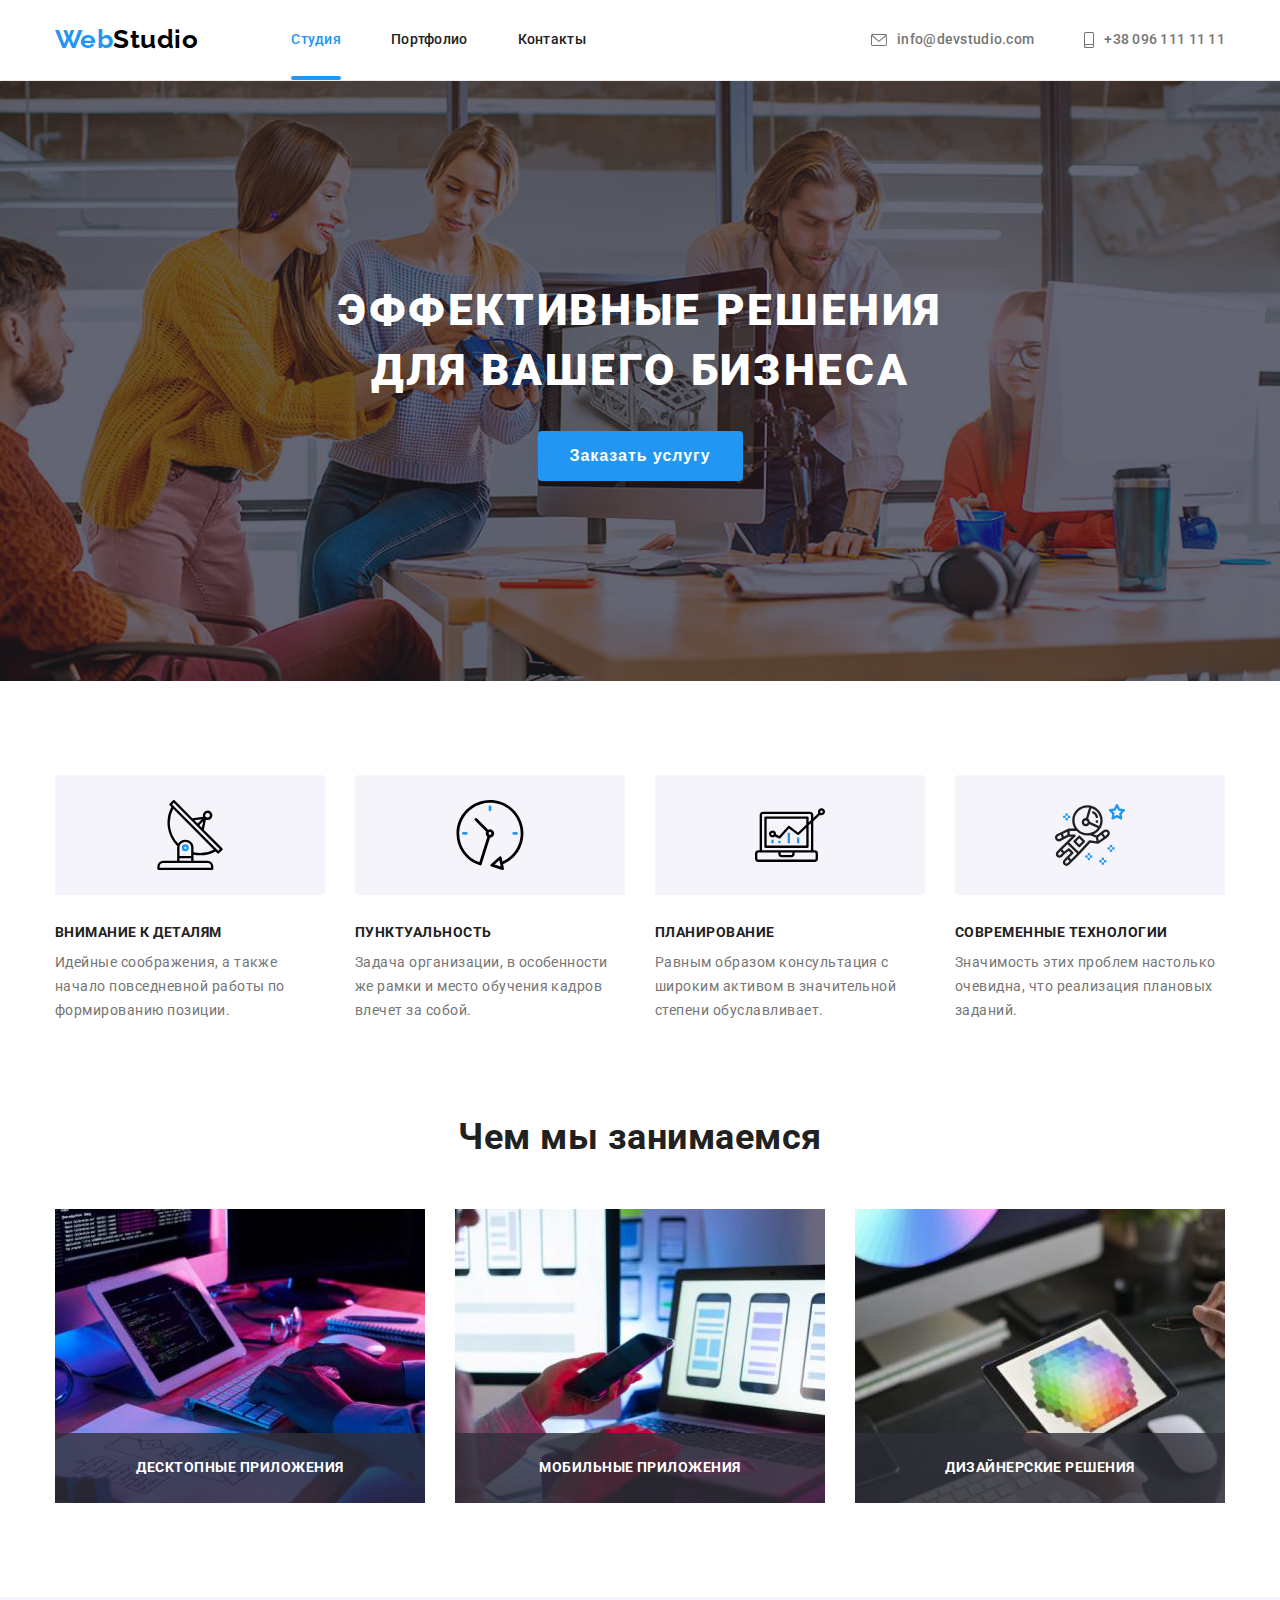
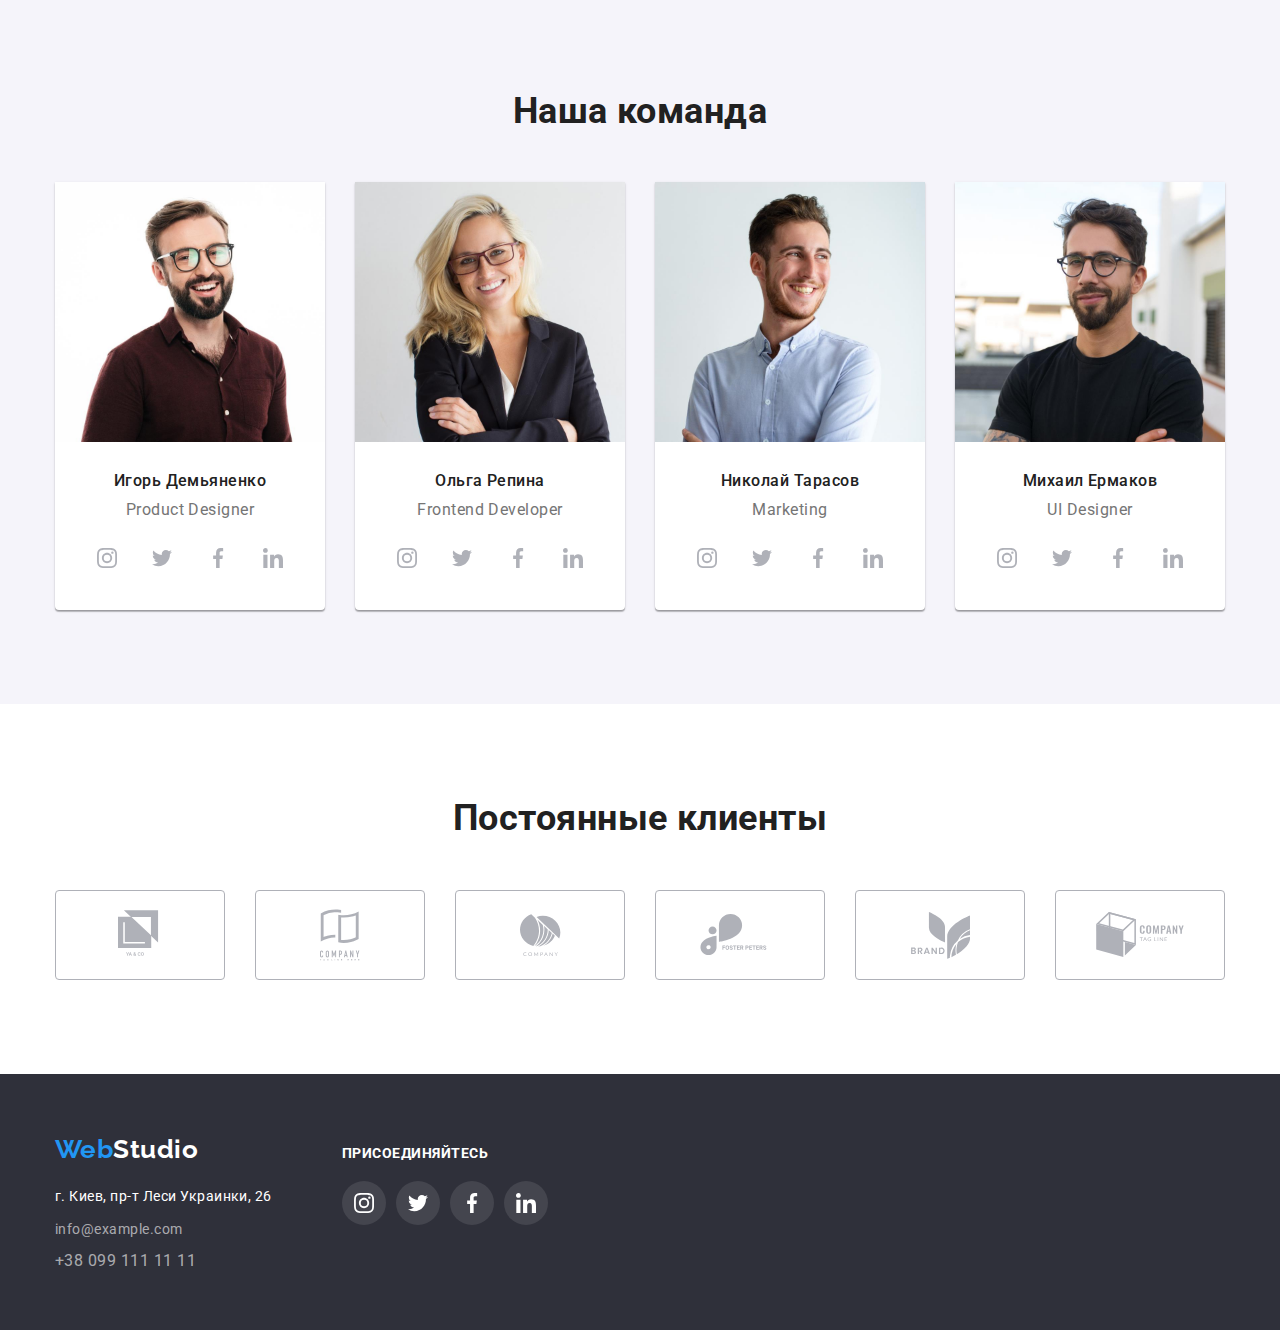
<file: index.html>
<!DOCTYPE html>
<html lang="ru">
  <head>
    <meta charset="UTF-8" />
    <meta http-equiv="X-UA-Compatible" content="IE=edge" />
    <meta name="viewport" content="width=device-width, initial-scale=1.0" />
    <title>Студия</title>
    <link rel="preconnect" href="https://fonts.gstatic.com" />
    <link
      href="https://fonts.googleapis.com/css2?family=Raleway:wght@700&family=Roboto:wght@400;500;700;900&display=swap"
      rel="stylesheet"
    />
    <link
      rel="stylesheet"
      href="https://cdnjs.cloudflare.com/ajax/libs/modern-normalize/1.0.0/modern-normalize.min.css"
      integrity="sha512-ISS7cAi1PEhQ8jnbJpJZMd29NlhNj4AWYyLOSp2CE/CsHxTCu+r+t0D2yoJudVrd0/8fTVPUVDzY5Tvli75u/g=="
      crossorigin="anonymous"
    />
    <link rel="stylesheet" href="./css/styles.css" />
  </head>
  <body>
    <header class="header">
      <div class="container">
        <nav class="navigation">
          <a class="logo link" href=""
            ><span class="logo-part">Web</span>Studio</a
          >
          <ul class="nav-list list">
            <li class="nav-item">
              <a class="nav-link link current" href="./index.html">Студия</a>
            </li>
            <li class="nav-item">
              <a class="nav-link link" href="./portfolio.html">Портфолио</a>
            </li>
            <li class="nav-item">
              <a class="nav-link link" href="">Контакты</a>
            </li>
          </ul>
        </nav>
        <ul class="header-contacts list">
          <li class="item">
            <a class="header-mail-link link" href="mailto:info@devstudio.com">
              <svg class="icon-envelope" width="16" height="12">
                <use href="./images/icons.svg#icon-envelope"></use>
              </svg>
              info@devstudio.com</a
            >
          </li>
          <li class="item">
            <a class="header-tel-link link" href="tel:+380961111111">
              <svg class="icon-smartphone" width="10" height="16">
                <use href="./images/icons.svg#icon-smartphone"></use>
              </svg>
              +38 096 111 11 11</a
            >
          </li>
        </ul>
      </div>
    </header>
    <main>
      <!-- HERO -->
      <section class="hero">
        <div class="overlay">
          <h1 class="hero-title">Эффективные решения для вашего бизнеса</h1>
          <button class="order-button" type="button" data-modal-open>
            Заказать услугу
          </button>
          <div class="backdrop is-hidden" data-modal>
            <div class="modal">
              <button type="button" class="close-button" data-modal-close>
                <svg class="icon-close-black-18dp-2-1" width="18" height="18">
                  <use
                    href="./images/icons.svg#icon-close-black-18dp-2-1"
                  ></use>
                </svg>
              </button>
            </div>
          </div>
        </div>
      </section>

      <!-- FEATURES -->
      <section class="feature-section">
        <div class="container">
          <h2 class="section-title visually-hidden">Особенности</h2>
          <ul class="feature-list list">
            <li class="feature-list-item icon-antenna">
              <div class="thumb">
                <svg class="icon-antenna" width="70px" height="70px">
                  <use href="./images/icons.svg#icon-antenna"></use>
                </svg>
              </div>
              <h3 class="feature-title">Внимание к деталям</h3>
              <p class="feature-description">
                Идейные соображения, а также начало повседневной работы по
                формированию позиции.
              </p>
            </li>
            <li class="feature-list-item icon-clock">
              <div class="thumb">
                <svg class="icon-clock" width="70px" height="70px">
                  <use href="./images/icons.svg#icon-clock"></use>
                </svg>
              </div>
              <h3 class="feature-title">Пунктуальность</h3>
              <p class="feature-description">
                Задача организации, в особенности же рамки и место обучения
                кадров влечет за собой.
              </p>
            </li>
            <li class="feature-list-item icon-diagram">
              <div class="thumb">
                <svg class="icon-diagram" width="70px" height="70px">
                  <use href="./images/icons.svg#icon-diagram"></use>
                </svg>
              </div>
              <h3 class="feature-title">Планирование</h3>
              <p class="feature-description">
                Равным образом консультация с широким активом в значительной
                степени обуславливает.
              </p>
            </li>
            <li class="feature-list-item icon-astronaut">
              <div class="thumb">
                <svg class="icon-clock" width="70px" height="70px">
                  <use href="./images/icons.svg#icon-astronaut"></use>
                </svg>
              </div>
              <h3 class="feature-title">Современные технологии</h3>
              <p class="feature-description">
                Значимость этих проблем настолько очевидна, что реализация
                плановых заданий.
              </p>
            </li>
          </ul>
        </div>
      </section>

      <!-- SERVICES -->
      <section class="services-section">
        <div class="container">
          <h2 class="section-title">Чем мы занимаемся</h2>
          <ul class="service-images list">
            <li class="service-item">
              <div class="service-thumb">
                <img
                  class="service-image"
                  src="./images/box_1.jpg"
                  alt="набор текста на клавиатуре перед монитором"
                  width="370"
                  height="294"
                />
                <p class="service-label">Десктопные приложения</p>
              </div>
            </li>
            <li class="service-item">
              <div class="service-thumb">
                <img
                  class="service-image"
                  src="./images/box_2.jpg"
                  alt="человек со смартфоном перед ноутбуком"
                  width="370"
                  height="294"
                />
                <p class="service-label">Мобильные приложения</p>
              </div>
            </li>
            <li class="service-item">
              <div class="service-thumb">
                <img
                  class="service-image"
                  src="./images/box_3.jpg"
                  alt="планшет с палитрой цветов на экране"
                  width="370"
                  height="294"
                />
                <p class="service-label">Дизайнерские решения</p>
              </div>
            </li>
          </ul>
        </div>
      </section>

      <!-- TEAM -->
      <section class="team-section">
        <div class="container">
          <h2 class="section-title">Наша команда</h2>
          <ul class="team-images list">
            <li class="team-item">
              <img
                src="./images/demyanenko.jpg"
                alt="Игорь Демьяненко"
                width="270"
                height="260"
              />
              <div class="name-card">
                <h3 class="team-member-name">Игорь Демьяненко</h3>
                <p lang="en" class="team-member-title">Product Designer</p>
                <ul class="social-list list">
                  <li class="social-list-item">
                    <a class="social-link link" href="">
                      <svg class="social-icon">
                        <use href="./images/icons.svg#icon-instagram-2"></use>
                      </svg>
                    </a>
                  </li>
                  <li>
                    <a class="social-link link" href="">
                      <svg class="social-icon">
                        <use href="./images/icons.svg#icon-twitter-1"></use>
                      </svg>
                    </a>
                  </li>
                  <li>
                    <a class="social-link link" href="">
                      <svg class="social-icon">
                        <use href="./images/icons.svg#icon-facebook-1"></use>
                      </svg>
                    </a>
                  </li>
                  <li>
                    <a class="social-link link" href="">
                      <svg class="social-icon">
                        <use href="./images/icons.svg#icon-linkedin-1"></use>
                      </svg>
                    </a>
                  </li>
                </ul>
              </div>
            </li>
            <li class="team-item">
              <img
                src="./images/repina.jpg"
                alt="Ольга Репина"
                width="270"
                height="260"
              />
              <div class="name-card">
                <h3 class="team-member-name">Ольга Репина</h3>
                <p lang="en" class="team-member-title">Frontend Developer</p>
                <ul class="social-list list">
                  <li class="social-list-item">
                    <a class="social-link link" href="">
                      <svg class="social-icon">
                        <use href="./images/icons.svg#icon-instagram-2"></use>
                      </svg>
                    </a>
                  </li>
                  <li>
                    <a class="social-link link" href="">
                      <svg class="social-icon">
                        <use href="./images/icons.svg#icon-twitter-1"></use>
                      </svg>
                    </a>
                  </li>
                  <li>
                    <a class="social-link link" href="">
                      <svg class="social-icon">
                        <use href="./images/icons.svg#icon-facebook-1"></use>
                      </svg>
                    </a>
                  </li>
                  <li>
                    <a class="social-link link" href="">
                      <svg class="social-icon">
                        <use href="./images/icons.svg#icon-linkedin-1"></use>
                      </svg>
                    </a>
                  </li>
                </ul>
              </div>
            </li>
            <li class="team-item">
              <img
                src="./images/tarasov.jpg"
                alt="Николай Тарасов"
                width="270"
                height="260"
              />
              <div class="name-card">
                <h3 class="team-member-name">Николай Тарасов</h3>
                <p lang="en" class="team-member-title">Marketing</p>
                <ul class="social-list list">
                  <li class="social-list-item">
                    <a class="social-link link" href="">
                      <svg class="social-icon">
                        <use href="./images/icons.svg#icon-instagram-2"></use>
                      </svg>
                    </a>
                  </li>
                  <li>
                    <a class="social-link link" href="">
                      <svg class="social-icon">
                        <use href="./images/icons.svg#icon-twitter-1"></use>
                      </svg>
                    </a>
                  </li>
                  <li>
                    <a class="social-link link" href="">
                      <svg class="social-icon">
                        <use href="./images/icons.svg#icon-facebook-1"></use>
                      </svg>
                    </a>
                  </li>
                  <li>
                    <a class="social-link link" href="">
                      <svg class="social-icon">
                        <use href="./images/icons.svg#icon-linkedin-1"></use>
                      </svg>
                    </a>
                  </li>
                </ul>
              </div>
            </li>
            <li class="team-item">
              <img
                src="./images/yermakov.jpg"
                alt="Михаил Ермаков"
                width="270"
                height="260"
              />
              <div class="name-card">
                <h3 class="team-member-name">Михаил Ермаков</h3>
                <p lang="en" class="team-member-title">UI Designer</p>
                <ul class="social-list list">
                  <li class="social-list-item">
                    <a class="social-link link" href="">
                      <svg class="social-icon">
                        <use href="./images/icons.svg#icon-instagram-2"></use>
                      </svg>
                    </a>
                  </li>
                  <li>
                    <a class="social-link link" href="">
                      <svg class="social-icon">
                        <use href="./images/icons.svg#icon-twitter-1"></use>
                      </svg>
                    </a>
                  </li>
                  <li>
                    <a class="social-link link" href="">
                      <svg class="social-icon">
                        <use href="./images/icons.svg#icon-facebook-1"></use>
                      </svg>
                    </a>
                  </li>
                  <li>
                    <a class="social-link link" href="">
                      <svg class="social-icon">
                        <use href="./images/icons.svg#icon-linkedin-1"></use>
                      </svg>
                    </a>
                  </li>
                </ul>
              </div>
            </li>
          </ul>
        </div>
      </section>

      <!-- CLIENTS -->
      <section class="clients-section">
        <div class="container">
          <h2 class="section-title">Постоянные клиенты</h2>
          <ul class="client-pics list">
            <li class="client-item logo-1">
              <a class="client-button link" href="">
                <svg class="icon-logo-1" width="44.3" height="49.2">
                  <use href="./images/icons.svg#icon-logo-1"></use>
                </svg>
              </a>
            </li>
            <li class="client-item logo-2">
              <a class="client-button link" href="">
                <svg class="icon-logo-2" width="40" height="52">
                  <use href="./images/icons.svg#icon-logo-2"></use>
                </svg>
              </a>
            </li>
            <li class="client-item logo-3">
              <a class="client-button link" href="">
                <svg class="icon-logo-3" width="41" height="42.6">
                  <use href="./images/icons.svg#icon-logo-3"></use>
                </svg>
              </a>
            </li>
            <li class="client-item logo-4">
              <a class="client-button link" href="">
                <svg class="icon-logo-4" width="79.66" height="42.02">
                  <use href="./images/icons.svg#icon-logo-4"></use>
                </svg>
              </a>
            </li>
            <li class="client-item logo-5">
              <a class="client-button link" href="">
                <svg class="icon-logo-5" width="59" height="47">
                  <use href="./images/icons.svg#icon-logo-5"></use>
                </svg>
              </a>
            </li>
            <li class="client-item logo-6">
              <a class="client-button link" href="">
                <svg class="icon-logo-6" width="88.48" height="45.44">
                  <use href="./images/icons.svg#icon-logo-6"></use>
                </svg>
              </a>
            </li>
          </ul>
        </div>
      </section>
    </main>
    <footer class="footer">
      <div class="container">
        <div class="address-wrapper">
          <a class="logo-light link" href=""
            ><span class="logo-part">Web</span>Studio</a
          >
          <address class="address">
            <a
              class="address-link link"
              href="https://goo.gl/maps/eJnjtSwa8JkkHzw99"
              >г. Киев, пр-т Леси Украинки, 26</a
            >
            <a class="footer-mail link" href="mailto:info@example.com"
              >info@example.com</a
            >
            <a class="footer-tel link" href="tel:+380991111111"
              >+38 099 111 11 11</a
            >
          </address>
        </div>
        <div class="social-wrapper">
          <b class="join-text">ПРИСОЕДИНЯЙТЕСЬ</b>
          <ul class="social-list list">
            <li class="social-list-item">
              <a class="social-link link" href="">
                <svg class="social-icon">
                  <use href="./images/icons.svg#icon-instagram-2"></use>
                </svg>
              </a>
            </li>
            <li>
              <a class="social-link link" href="">
                <svg class="social-icon">
                  <use href="./images/icons.svg#icon-twitter-1"></use>
                </svg>
              </a>
            </li>
            <li>
              <a class="social-link link" href="">
                <svg class="social-icon">
                  <use href="./images/icons.svg#icon-facebook-1"></use>
                </svg>
              </a>
            </li>
            <li>
              <a class="social-link link" href="">
                <svg class="social-icon">
                  <use href="./images/icons.svg#icon-linkedin-1"></use>
                </svg>
              </a>
            </li>
          </ul>
        </div>
      </div>
    </footer>
    <script src="./js/modal.js"></script>
  </body>
</html>
</file>
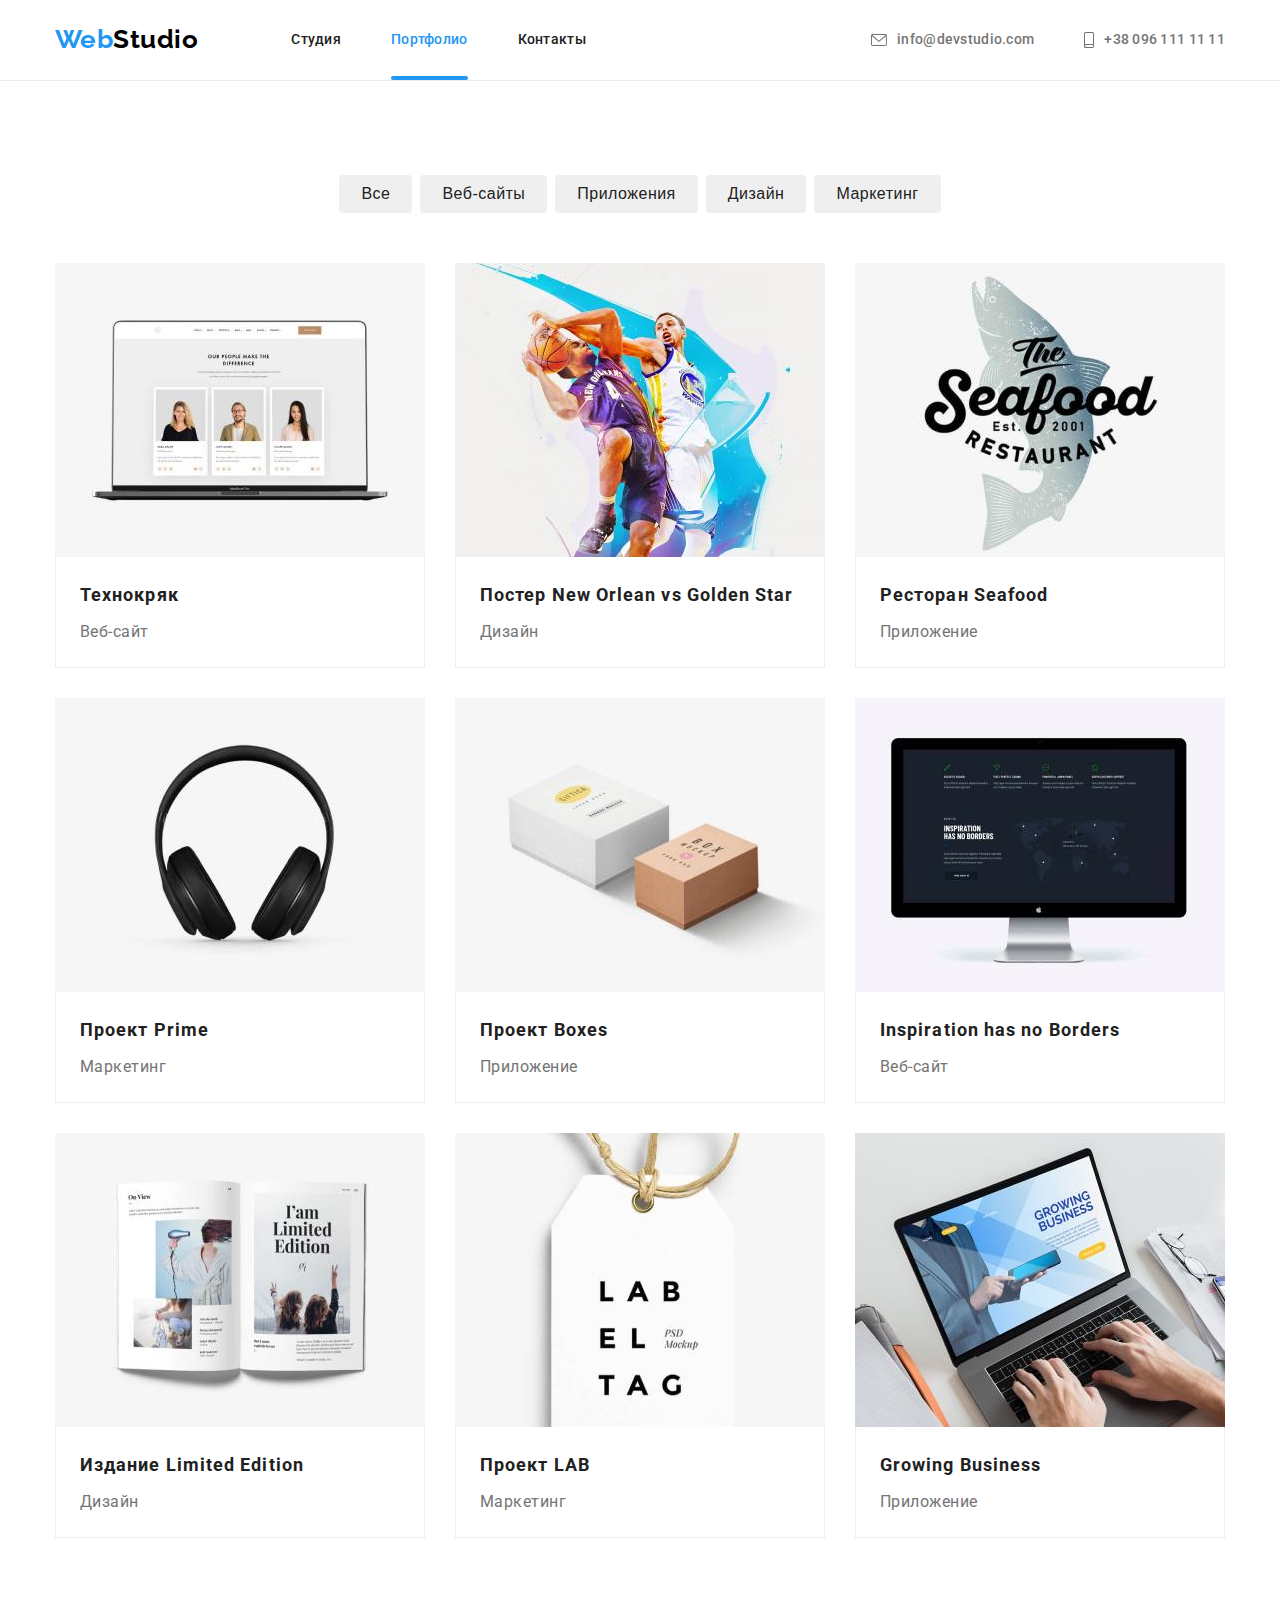
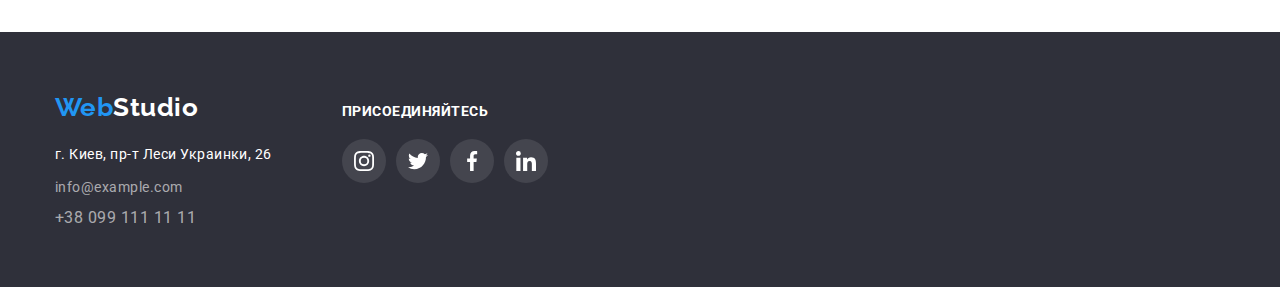
<file: portfolio.html>
<!DOCTYPE html>
<html lang="ru">
  <head>
    <meta charset="UTF-8" />
    <meta http-equiv="X-UA-Compatible" content="IE=edge" />
    <meta name="viewport" content="width=device-width, initial-scale=1.0" />
    <title>Портфолио</title>
    <link rel="preconnect" href="https://fonts.gstatic.com" />
    <link
      href="https://fonts.googleapis.com/css2?family=Raleway:wght@700&family=Roboto:wght@400;500;700;900&display=swap"
      rel="stylesheet"
    />
    <link
      rel="stylesheet"
      href="https://cdnjs.cloudflare.com/ajax/libs/modern-normalize/1.0.0/modern-normalize.min.css"
      integrity="sha512-ISS7cAi1PEhQ8jnbJpJZMd29NlhNj4AWYyLOSp2CE/CsHxTCu+r+t0D2yoJudVrd0/8fTVPUVDzY5Tvli75u/g=="
      crossorigin="anonymous"
    />
    <link rel="stylesheet" href="./css/styles.css" />
  </head>
  <body>
    <header class="header">
      <div class="container">
        <nav class="navigation">
          <a class="logo link" href=""
            ><span class="logo-part">Web</span>Studio</a
          >
          <ul class="nav-list list">
            <li class="nav-item">
              <a class="nav-link link" href="./index.html">Студия</a>
            </li>
            <li class="nav-item">
              <a class="nav-link link current" href="./portfolio.html"
                >Портфолио</a
              >
            </li>
            <li class="nav-item">
              <a class="nav-link link" href="">Контакты</a>
            </li>
          </ul>
        </nav>
        <ul class="header-contacts list">
          <li class="item">
            <a class="header-mail-link link" href="mailto:info@devstudio.com">
              <svg class="icon-envelope" width="16" height="12">
                <use href="./images/icons.svg#icon-envelope"></use>
              </svg>
              info@devstudio.com</a
            >
          </li>
          <li class="item">
            <a class="header-tel-link link" href="tel:+380961111111">
              <svg class="icon-smartphone" width="10" height="16">
                <use href="./images/icons.svg#icon-smartphone"></use>
              </svg>
              +38 096 111 11 11</a
            >
          </li>
        </ul>
      </div>
    </header>
    <main>
      <!-- PORTFOLIO -->
      <section class="portfolio-section">
        <div class="container">
          <h1 class="visually-hidden">Портфолио</h1>

          <!--Filter buttons  -->
          <h2 class="visually-hidden">Фильтры</h2>
          <ul class="filter-buttons-list list">
            <li class="filter-list-item">
              <button class="filter-button" type="button">Все</button>
            </li>
            <li class="filter-list-item">
              <button class="filter-button" type="button">Веб-сайты</button>
            </li>
            <li class="filter-list-item">
              <button class="filter-button" type="button">Приложения</button>
            </li>
            <li class="filter-list-item">
              <button class="filter-button" type="button">Дизайн</button>
            </li>
            <li class="filter-list-item">
              <button class="filter-button" type="button">Маркетинг</button>
            </li>
          </ul>

          <!-- Portfolio Images Block -->
          <ul class="portfolio-list list">
            <li class="list-item">
              <a href="" class="link">
                <div class="portfolio-overlay">
                  <p class="portfolio-text">
                    Технокряк это современная площадка распространения
                    коронавируса. Компании используют эту платформу для
                    цифрового шпионажа и атак на защищённые сервера конкурентов.
                  </p>
                  <img
                    src="./images/port-img1.jpg"
                    alt="экран ноутбука с фотографиями"
                    width="370"
                    height="294"
                  />
                </div>
                <div class="descr-div">
                  <h3 class="work-title">Технокряк</h3>
                  <p class="work-description">Веб-сайт</p>
                </div>
              </a>
            </li>
            <li class="list-item">
              <a href="" class="link">
                <div class="portfolio-overlay">
                  <p class="portfolio-text">
                    Технокряк это современная площадка распространения
                    коронавируса. Компании используют эту платформу для
                    цифрового шпионажа и атак на защищённые сервера конкурентов.
                  </p>
                  <img
                    src="./images/port-img2.jpg"
                    alt="плакат с баскетболистами"
                    width="370"
                    height="294"
                  />
                </div>
                <div class="descr-div">
                  <h3 class="work-title">Постер New Orlean vs Golden Star</h3>
                  <p class="work-description">Дизайн</p>
                </div>
              </a>
            </li>
            <li class="list-item">
              <a href="" class="link">
                <div class="portfolio-overlay">
                  <p class="portfolio-text">
                    Технокряк это современная площадка распространения
                    коронавируса. Компании используют эту платформу для
                    цифрового шпионажа и атак на защищённые сервера конкурентов.
                  </p>
                  <img
                    src="./images/port-img3.jpg"
                    alt="логотип ресторана"
                    width="370"
                    height="294"
                  />
                </div>
                <div class="descr-div">
                  <h3 class="work-title">Ресторан Seafood</h3>
                  <p class="work-description">Приложение</p>
                </div>
              </a>
            </li>
            <li class="list-item">
              <a href="" class="link">
                <div class="portfolio-overlay">
                  <p class="portfolio-text">
                    Технокряк это современная площадка распространения
                    коронавируса. Компании используют эту платформу для
                    цифрового шпионажа и атак на защищённые сервера конкурентов.
                  </p>
                  <img
                    src="./images/port-img4.jpg"
                    alt="изображение наушников"
                    width="370"
                    height="294"
                  />
                </div>
                <div class="descr-div">
                  <h3 class="work-title">Проект Prime</h3>
                  <p class="work-description">Маркетинг</p>
                </div>
              </a>
            </li>
            <li class="list-item">
              <a href="" class="link">
                <div class="portfolio-overlay">
                  <p class="portfolio-text">
                    Технокряк это современная площадка распространения
                    коронавируса. Компании используют эту платформу для
                    цифрового шпионажа и атак на защищённые сервера конкурентов.
                  </p>
                  <img
                    src="./images/port-img5.jpg"
                    alt="две коробки"
                    width="370"
                    height="294"
                  />
                </div>
                <div class="descr-div">
                  <h3 class="work-title">Проект Boxes</h3>
                  <p class="work-description">Приложение</p>
                </div>
              </a>
            </li>
            <li class="list-item">
              <a href="" class="link">
                <div class="portfolio-overlay">
                  <p class="portfolio-text">
                    Технокряк это современная площадка распространения
                    коронавируса. Компании используют эту платформу для
                    цифрового шпионажа и атак на защищённые сервера конкурентов.
                  </p>
                  <img
                    src="./images/port-img6.jpg"
                    alt="монитор с открытым веб-сайтом"
                    width="370"
                    height="294"
                  />
                </div>
                <div class="descr-div">
                  <h3 class="work-title" lang="en">
                    Inspiration has no Borders
                  </h3>
                  <p class="work-description">Веб-сайт</p>
                </div>
              </a>
            </li>
            <li class="list-item">
              <a href="" class="link">
                <div class="portfolio-overlay">
                  <p class="portfolio-text">
                    Технокряк это современная площадка распространения
                    коронавируса. Компании используют эту платформу для
                    цифрового шпионажа и атак на защищённые сервера конкурентов.
                  </p>
                  <img
                    src="./images/port-img7.jpg"
                    alt="открытый журнал"
                    width="370"
                    height="294"
                  />
                </div>
                <div class="descr-div">
                  <h3 class="work-title">Издание Limited Edition</h3>
                  <p class="work-description">Дизайн</p>
                </div>
              </a>
            </li>
            <li class="list-item">
              <a href="" class="link">
                <div class="portfolio-overlay">
                  <p class="portfolio-text">
                    Технокряк это современная площадка распространения
                    коронавируса. Компании используют эту платформу для
                    цифрового шпионажа и атак на защищённые сервера конкурентов.
                  </p>
                  <img
                    src="./images/port-img8.jpg"
                    alt="изображение этикетки"
                    width="370"
                    height="294"
                  />
                </div>
                <div class="descr-div">
                  <h3 class="work-title">Проект LAB</h3>
                  <p class="work-description">Маркетинг</p>
                </div>
              </a>
            </li>
            <li class="list-item">
              <a href="" class="link">
                <div class="portfolio-overlay">
                  <p class="portfolio-text">
                    Технокряк это современная площадка распространения
                    коронавируса. Компании используют эту платформу для
                    цифрового шпионажа и атак на защищённые сервера конкурентов.
                  </p>
                  <img
                    src="./images/port-img9.jpg"
                    alt="человек работает за ноутбуком"
                    width="370"
                    height="294"
                  />
                </div>
                <div class="descr-div">
                  <h3 class="work-title" lang="en">Growing Business</h3>
                  <p class="work-description">Приложение</p>
                </div>
              </a>
            </li>
          </ul>
        </div>
      </section>
    </main>
    <footer class="footer">
      <div class="container">
        <div class="address-wrapper">
          <a class="logo-light link" href=""
            ><span class="logo-part">Web</span>Studio</a
          >
          <address class="address">
            <a
              class="address-link link"
              href="https://goo.gl/maps/eJnjtSwa8JkkHzw99"
              >г. Киев, пр-т Леси Украинки, 26</a
            >
            <a class="footer-mail link" href="mailto:info@example.com"
              >info@example.com</a
            >
            <a class="footer-tel link" href="tel:+380991111111"
              >+38 099 111 11 11</a
            >
          </address>
        </div>
        <div class="social-wrapper">
          <b class="join-text">ПРИСОЕДИНЯЙТЕСЬ</b>
          <ul class="social-list list">
            <li class="social-list-item">
              <a class="social-link link" href="">
                <svg class="social-icon">
                  <use href="./images/icons.svg#icon-instagram-2"></use>
                </svg>
              </a>
            </li>
            <li>
              <a class="social-link link" href="">
                <svg class="social-icon">
                  <use href="./images/icons.svg#icon-twitter-1"></use>
                </svg>
              </a>
            </li>
            <li>
              <a class="social-link link" href="">
                <svg class="social-icon">
                  <use href="./images/icons.svg#icon-facebook-1"></use>
                </svg>
              </a>
            </li>
            <li>
              <a class="social-link link" href="">
                <svg class="social-icon">
                  <use href="./images/icons.svg#icon-linkedin-1"></use>
                </svg>
              </a>
            </li>
          </ul>
        </div>
      </div>
    </footer>
  </body>
</html>
</file>
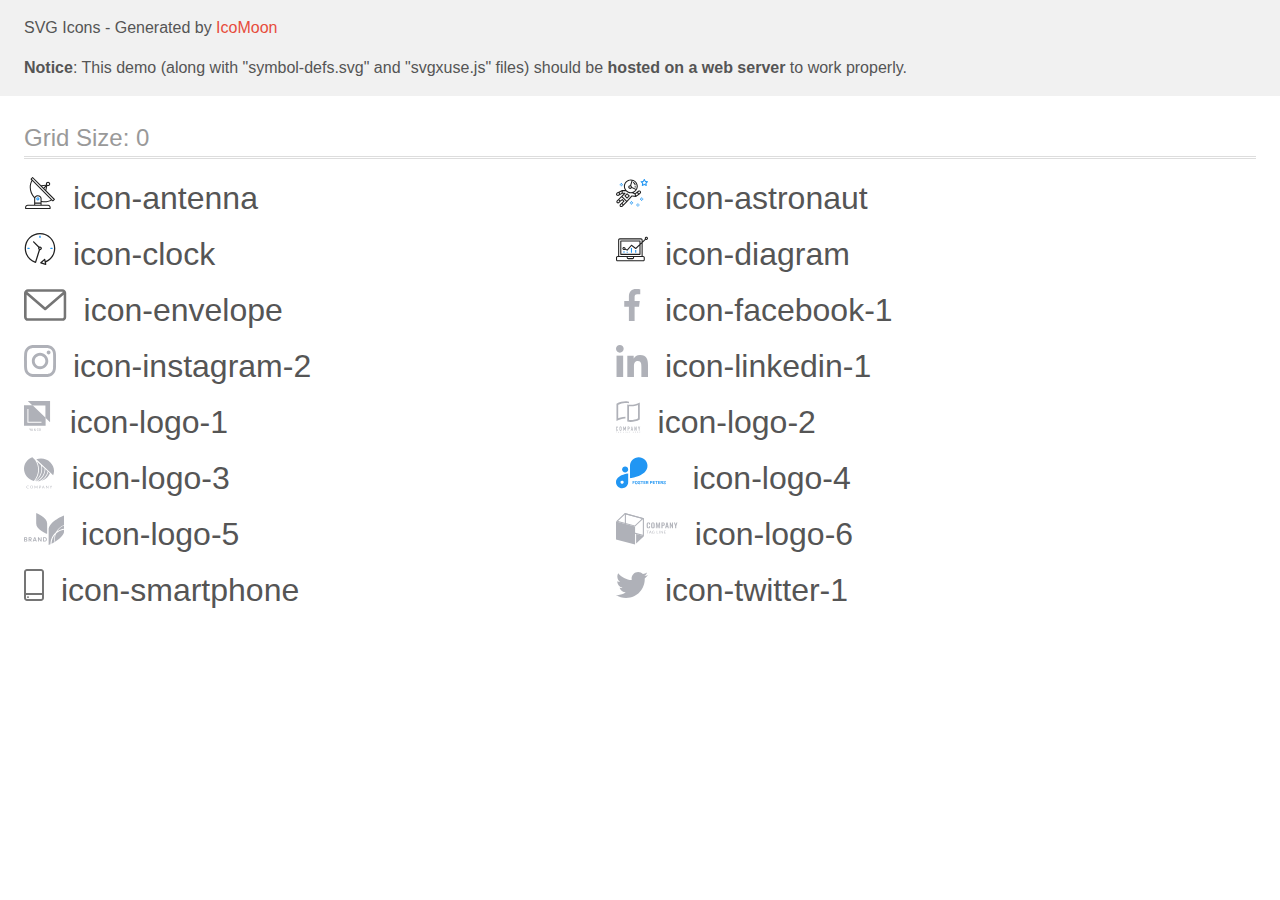
<file: images/icomoon/demo-external-svg.html>
<!doctype html>
<html>
<head>
    <title>IcoMoon - SVG Icons</title>
    <meta charset="utf-8">
    <meta name="viewport" content="width=device-width, initial-scale=1">
    <link rel="stylesheet" href="demo-files/demo.css">
    <link rel="stylesheet" href="style.css">
</head>
<body>
<header class="bgc1 clearfix">
<div class="mhl">
    <p>SVG Icons - Generated by <a href="https://icomoon.io/app">IcoMoon</a></p><p><strong>Notice</strong>: This demo (along with "symbol-defs.svg" and "svgxuse.js" files) should be <b>hosted on a web server</b> to work properly.</p>
</div>
</header>
    <div class="clearfix mhl ptl">
        <h1 class="mvm mtn fgc1">Grid Size: 0</h1>
        <div class="glyph fs1">
            <div class="clearfix pbs">
                <svg class="icon icon-antenna"><use xlink:href="symbol-defs.svg#icon-antenna"></use></svg><span class="name"> icon-antenna</span>
            </div>
        </div>
        <div class="glyph fs1">
            <div class="clearfix pbs">
                <svg class="icon icon-astronaut"><use xlink:href="symbol-defs.svg#icon-astronaut"></use></svg><span class="name"> icon-astronaut</span>
            </div>
        </div>
        <div class="glyph fs1">
            <div class="clearfix pbs">
                <svg class="icon icon-clock"><use xlink:href="symbol-defs.svg#icon-clock"></use></svg><span class="name"> icon-clock</span>
            </div>
        </div>
        <div class="glyph fs1">
            <div class="clearfix pbs">
                <svg class="icon icon-diagram"><use xlink:href="symbol-defs.svg#icon-diagram"></use></svg><span class="name"> icon-diagram</span>
            </div>
        </div>
        <div class="glyph fs1">
            <div class="clearfix pbs">
                <svg class="icon icon-envelope"><use xlink:href="symbol-defs.svg#icon-envelope"></use></svg><span class="name"> icon-envelope</span>
            </div>
        </div>
        <div class="glyph fs1">
            <div class="clearfix pbs">
                <svg class="icon icon-facebook-1"><use xlink:href="symbol-defs.svg#icon-facebook-1"></use></svg><span class="name"> icon-facebook-1</span>
            </div>
        </div>
        <div class="glyph fs1">
            <div class="clearfix pbs">
                <svg class="icon icon-instagram-2"><use xlink:href="symbol-defs.svg#icon-instagram-2"></use></svg><span class="name"> icon-instagram-2</span>
            </div>
        </div>
        <div class="glyph fs1">
            <div class="clearfix pbs">
                <svg class="icon icon-linkedin-1"><use xlink:href="symbol-defs.svg#icon-linkedin-1"></use></svg><span class="name"> icon-linkedin-1</span>
            </div>
        </div>
        <div class="glyph fs1">
            <div class="clearfix pbs">
                <svg class="icon icon-logo-1"><use xlink:href="symbol-defs.svg#icon-logo-1"></use></svg><span class="name"> icon-logo-1</span>
            </div>
        </div>
        <div class="glyph fs1">
            <div class="clearfix pbs">
                <svg class="icon icon-logo-2"><use xlink:href="symbol-defs.svg#icon-logo-2"></use></svg><span class="name"> icon-logo-2</span>
            </div>
        </div>
        <div class="glyph fs1">
            <div class="clearfix pbs">
                <svg class="icon icon-logo-3"><use xlink:href="symbol-defs.svg#icon-logo-3"></use></svg><span class="name"> icon-logo-3</span>
            </div>
        </div>
        <div class="glyph fs1">
            <div class="clearfix pbs">
                <svg class="icon icon-logo-4"><use xlink:href="symbol-defs.svg#icon-logo-4"></use></svg><span class="name"> icon-logo-4</span>
            </div>
        </div>
        <div class="glyph fs1">
            <div class="clearfix pbs">
                <svg class="icon icon-logo-5"><use xlink:href="symbol-defs.svg#icon-logo-5"></use></svg><span class="name"> icon-logo-5</span>
            </div>
        </div>
        <div class="glyph fs1">
            <div class="clearfix pbs">
                <svg class="icon icon-logo-6"><use xlink:href="symbol-defs.svg#icon-logo-6"></use></svg><span class="name"> icon-logo-6</span>
            </div>
        </div>
        <div class="glyph fs1">
            <div class="clearfix pbs">
                <svg class="icon icon-smartphone"><use xlink:href="symbol-defs.svg#icon-smartphone"></use></svg><span class="name"> icon-smartphone</span>
            </div>
        </div>
        <div class="glyph fs1">
            <div class="clearfix pbs">
                <svg class="icon icon-twitter-1"><use xlink:href="symbol-defs.svg#icon-twitter-1"></use></svg><span class="name"> icon-twitter-1</span>
            </div>
        </div>
  </div>
<script defer src="svgxuse.js"></script>
</body>
</html>
</file>
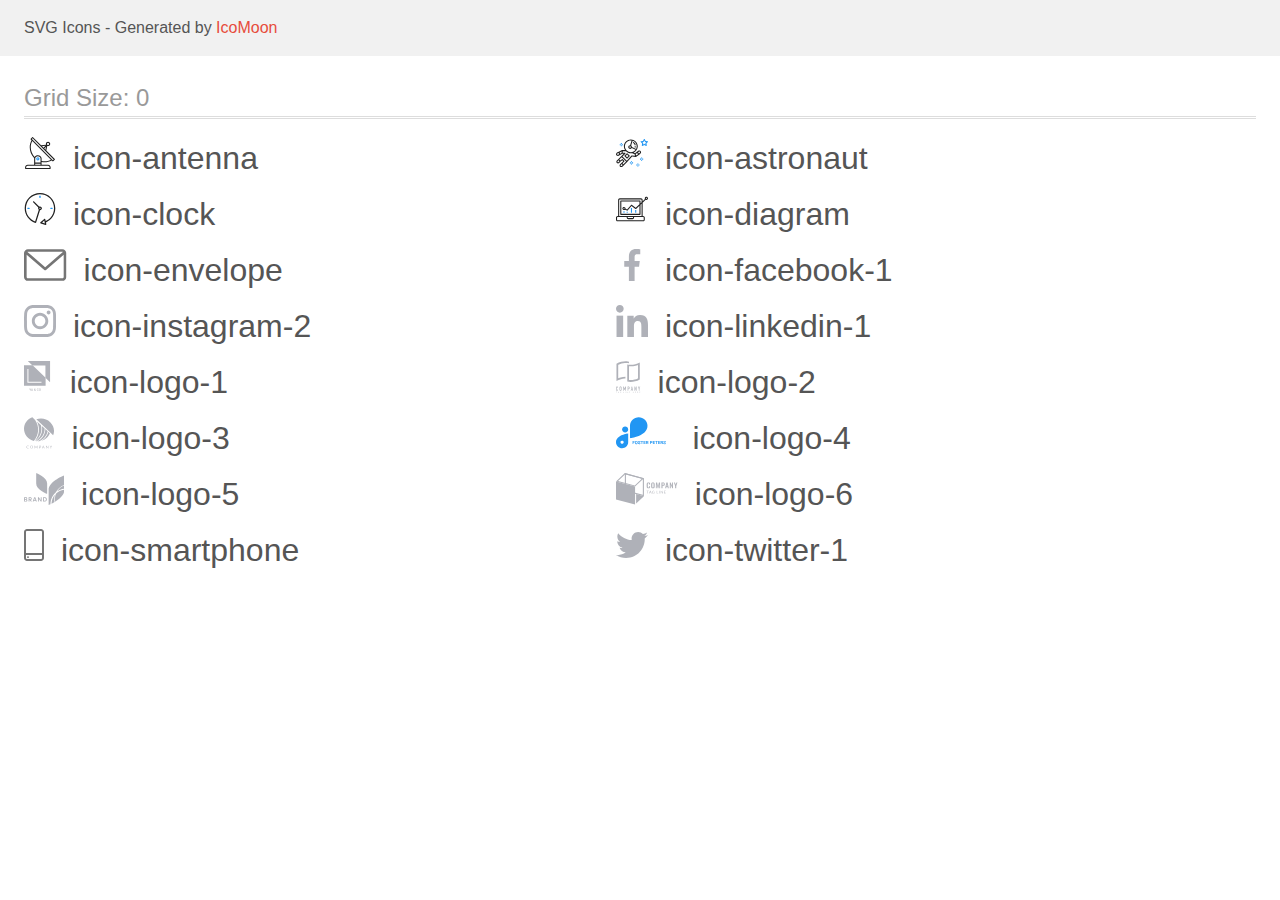
<file: images/icomoon/demo.html>
<!doctype html>
<html>
<head>
    <title>IcoMoon - SVG Icons</title>
    <meta charset="utf-8">
    <meta name="viewport" content="width=device-width, initial-scale=1">
    <link rel="stylesheet" href="demo-files/demo.css">
    <link rel="stylesheet" href="style.css">
</head>
<body>
<svg aria-hidden="true" style="position: absolute; width: 0; height: 0; overflow: hidden;" version="1.1" xmlns="http://www.w3.org/2000/svg" xmlns:xlink="http://www.w3.org/1999/xlink">
<defs>
<symbol id="icon-antenna" viewBox="0 0 32 32">
<path fill="#212121" style="fill: var(--color1, #212121)" d="M30.773 22.098l-8.443-8.505 0.937-4.615c0.242 0.094 0.499 0.144 0.758 0.146h0.006c1.192 0.014 2.17-0.941 2.184-2.133s-0.941-2.17-2.133-2.184c-1.192-0.014-2.17 0.941-2.184 2.133-0.003 0.255 0.039 0.509 0.125 0.749l-4.96 0.605-8.091-8.133c-0.099-0.101-0.235-0.159-0.377-0.16-0.14 0.001-0.274 0.056-0.373 0.155l-1.513 1.504c-0.208 0.208-0.208 0.546 0 0.754l0.814 0.826c-3.153 5.798-2.129 12.978 2.519 17.663 0.043 0.041 0.092 0.074 0.146 0.098-0.034 0.18-0.051 0.364-0.052 0.547v6.187h-6.4c-1.472 0.002-2.665 1.195-2.667 2.667v1.067c0 0.295 0.239 0.533 0.533 0.533h24.533c0.295 0 0.533-0.239 0.533-0.533v-1.067c-0.002-1.472-1.195-2.665-2.667-2.667h-6.4v-2.742c1.003 0.21 2.024 0.317 3.049 0.32 2.458-0.003 4.877-0.615 7.040-1.783l0.818 0.823c0.099 0.101 0.235 0.159 0.377 0.16 0.14-0.001 0.274-0.056 0.373-0.155l1.513-1.504c0.208-0.208 0.208-0.546 0-0.754zM23.28 6.233c0.418-0.415 1.093-0.414 1.508 0.004s0.414 1.093-0.004 1.508c-0.2 0.199-0.47 0.31-0.752 0.31h-0.003c-0.589-0.003-1.064-0.483-1.061-1.072 0.002-0.282 0.115-0.552 0.314-0.751h-0.002zM22.024 9.738l-0.598 2.946-1.175-1.182 1.774-1.763zM21.419 8.836l-1.92 1.909-1.485-1.493 3.405-0.415zM24.004 28.8c0.884 0 1.6 0.716 1.6 1.6v0.533h-23.467v-0.533c0-0.884 0.716-1.6 1.6-1.6h20.267zM16.537 26.667v1.067h-5.333v-1.067h5.333zM11.204 25.6v-4.053c0-1.294 1.196-2.347 2.667-2.347s2.667 1.053 2.667 2.347v4.053h-5.333zM17.604 23.904v-2.357c0-1.882-1.675-3.413-3.733-3.413-1.331-0.020-2.576 0.657-3.281 1.786-4.058-4.274-4.971-10.645-2.279-15.887l18.602 18.708c-2.872 1.461-6.165 1.873-9.309 1.163zM28.893 23.22l-21.057-21.181 0.755-0.752 7.935 7.98c0.004 0 0.006 0.007 0.010 0.010l13.115 13.191-0.757 0.752z"></path>
<path fill="#2196f3" style="fill: var(--color2, #2196f3)" d="M13.876 20.267h-0.005c-0.884-0.001-1.601 0.714-1.602 1.598s0.714 1.601 1.598 1.602h0.005c0.884 0.001 1.601-0.714 1.602-1.598s-0.714-1.601-1.598-1.602zM14.249 22.245c-0.1 0.1-0.236 0.156-0.378 0.155-0.295-0.002-0.532-0.242-0.531-0.536 0.001-0.141 0.057-0.276 0.157-0.375s0.233-0.154 0.373-0.155c0.295 0.002 0.532 0.241 0.53 0.536-0.001 0.141-0.057 0.276-0.157 0.375h0.005z"></path>
</symbol>
<symbol id="icon-astronaut" viewBox="0 0 32 32">
<path fill="#2196f3" style="fill: var(--color2, #2196f3)" d="M31.974 4.524c-0.063-0.193-0.229-0.333-0.43-0.363l-1.91-0.278-0.855-1.731c-0.179-0.365-0.777-0.365-0.956 0l-0.855 1.731-1.91 0.278c-0.201 0.029-0.367 0.17-0.431 0.363-0.062 0.193-0.011 0.405 0.135 0.547l1.383 1.348-0.326 1.903c-0.034 0.2 0.048 0.402 0.212 0.522 0.166 0.121 0.382 0.135 0.562 0.040l1.709-0.899 1.709 0.899c0.078 0.041 0.164 0.061 0.249 0.061 0.11 0 0.221-0.034 0.314-0.102 0.164-0.119 0.246-0.322 0.212-0.522l-0.326-1.903 1.383-1.348c0.145-0.142 0.197-0.354 0.135-0.547zM29.511 5.851c-0.125 0.122-0.183 0.299-0.153 0.472l0.191 1.114-1-0.526c-0.078-0.041-0.163-0.061-0.249-0.061s-0.17 0.020-0.249 0.061l-1.001 0.526 0.191-1.114c0.030-0.173-0.028-0.349-0.153-0.472l-0.81-0.789 1.119-0.163c0.174-0.025 0.324-0.134 0.402-0.292l0.5-1.013 0.5 1.013c0.078 0.157 0.228 0.267 0.402 0.292l1.119 0.163-0.809 0.789z"></path>
<path fill="#2196f3" style="fill: var(--color2, #2196f3)" d="M26.134 20.522h-1.067v1.067h1.067v-1.067z"></path>
<path fill="#2196f3" style="fill: var(--color2, #2196f3)" d="M26.134 22.656h-1.067v1.067h1.067v-1.067z"></path>
<path fill="#2196f3" style="fill: var(--color2, #2196f3)" d="M27.2 21.589h-1.067v1.067h1.067v-1.067z"></path>
<path fill="#2196f3" style="fill: var(--color2, #2196f3)" d="M25.067 21.589h-1.067v1.067h1.067v-1.067z"></path>
<path fill="#2196f3" style="fill: var(--color2, #2196f3)" d="M22.4 26.389h-1.067v1.067h1.067v-1.067z"></path>
<path fill="#2196f3" style="fill: var(--color2, #2196f3)" d="M22.4 28.522h-1.067v1.067h1.067v-1.067z"></path>
<path fill="#2196f3" style="fill: var(--color2, #2196f3)" d="M23.467 27.456h-1.067v1.067h1.067v-1.067z"></path>
<path fill="#2196f3" style="fill: var(--color2, #2196f3)" d="M21.333 27.456h-1.067v1.067h1.067v-1.067z"></path>
<path fill="#2196f3" style="fill: var(--color2, #2196f3)" d="M16 24.256h-1.067v1.067h1.067v-1.067z"></path>
<path fill="#2196f3" style="fill: var(--color2, #2196f3)" d="M16 26.389h-1.067v1.067h1.067v-1.067z"></path>
<path fill="#2196f3" style="fill: var(--color2, #2196f3)" d="M17.067 25.322h-1.067v1.067h1.067v-1.067z"></path>
<path fill="#2196f3" style="fill: var(--color2, #2196f3)" d="M14.933 25.322h-1.067v1.067h1.067v-1.067z"></path>
<path fill="#2196f3" style="fill: var(--color2, #2196f3)" d="M5.867 6.122h-1.067v1.067h1.067v-1.067z"></path>
<path fill="#2196f3" style="fill: var(--color2, #2196f3)" d="M5.867 8.255h-1.067v1.067h1.067v-1.067z"></path>
<path fill="#2196f3" style="fill: var(--color2, #2196f3)" d="M6.933 7.189h-1.067v1.067h1.067v-1.067z"></path>
<path fill="#2196f3" style="fill: var(--color2, #2196f3)" d="M4.8 7.189h-1.067v1.067h1.067v-1.067z"></path>
<path fill="#212121" style="fill: var(--color1, #212121)" d="M24.715 14.159c-0.287-0.388-0.709-0.637-1.188-0.705-0.481-0.068-0.956 0.058-1.34 0.352l-1.252 0.96-1.898 1.417-1.358-0.541c2.421-1.086 4.114-3.508 4.114-6.32 0-3.823-3.123-6.933-6.961-6.933s-6.961 3.11-6.961 6.933c0 1.386 0.414 2.674 1.12 3.758l-2.764-0.024c-0.002 0-0.003 0-0.005 0-0.009 0-0.015 0.004-0.023 0.005-0.053 0.002-0.105 0.013-0.155 0.031-0.013 0.005-0.026 0.008-0.038 0.013-0.006 0.003-0.013 0.003-0.019 0.006l-3.233 1.596c-0.001 0-0.001 0-0.001 0.001l-1.893 0.911c-0.021 0.009-0.042 0.021-0.063 0.035-0.755 0.502-1.012 1.489-0.598 2.295 0.22 0.429 0.595 0.745 1.056 0.889 0.178 0.055 0.359 0.083 0.539 0.083 0.29 0 0.577-0.071 0.839-0.211l1.388-0.738 2.264-1.169 1.357-0.008-5.442 5.416c-0.001 0.001-0.001 0.001-0.002 0.001l-1.339 1.333c-0.316 0.315-0.49 0.732-0.49 1.178s0.174 0.863 0.49 1.179c0.325 0.323 0.752 0.485 1.179 0.485s0.854-0.162 1.18-0.485l1.314-1.309 1.741-1.3 0.901 0.897-1.762 1.754c-0 0.001-0.001 0.001-0.002 0.001l-1.339 1.333c-0.316 0.315-0.49 0.732-0.49 1.178s0.174 0.863 0.49 1.179c0.325 0.323 0.753 0.485 1.18 0.485s0.855-0.162 1.18-0.485l3.482-3.467c0.001-0.001 0.001-0.001 0.001-0.002l1.010-1-0.004-0.004c0.006-0.006 0.015-0.009 0.022-0.015l5.166-5.658 3.471 0.494c0.025 0.004 0.050 0.005 0.075 0.005 0.065 0 0.127-0.015 0.187-0.038 0.018-0.006 0.033-0.015 0.050-0.023 0.019-0.010 0.039-0.015 0.058-0.027l3.213-2.133c0.012-0.008 0.018-0.021 0.029-0.029 0.013-0.010 0.029-0.014 0.041-0.026l1.271-1.191c0.662-0.62 0.753-1.635 0.212-2.362zM2.13 17.77c-0.173 0.093-0.37 0.111-0.558 0.052-0.187-0.058-0.338-0.186-0.427-0.358-0.161-0.314-0.068-0.695 0.214-0.902l1.314-0.632 0.449 1.312-0.992 0.528zM5.628 15.942l-1.548 0.8-0.439-1.283 2.027-1.001-0.040 1.484zM20.727 9.322c0 0.918-0.219 1.785-0.599 2.559l-4.181-1.899c-0.044-0.573-0.341-1.075-0.788-1.388l1.464-4.86c2.378 0.756 4.105 2.974 4.105 5.588zM8.938 9.322c0-3.235 2.644-5.867 5.894-5.867 0.253 0 0.5 0.021 0.745 0.052l-1.432 4.754c-0.019-0.001-0.037-0.006-0.057-0.006-1.033 0-1.873 0.837-1.873 1.867s0.84 1.867 1.873 1.867c0.694 0 1.294-0.383 1.618-0.945l3.862 1.755c-1.075 1.446-2.795 2.39-4.737 2.39-3.25 0-5.894-2.632-5.894-5.867zM14.894 10.122c0 0.441-0.362 0.8-0.806 0.8s-0.806-0.359-0.806-0.8c0-0.441 0.362-0.8 0.806-0.8s0.806 0.359 0.806 0.8zM2.465 25.146c-0.236 0.234-0.619 0.234-0.854 0.001-0.114-0.114-0.176-0.263-0.176-0.423s0.062-0.309 0.176-0.421l0.962-0.958 0.851 0.848-0.959 0.955zM5.679 28.88c-0.236 0.234-0.619 0.235-0.855 0.001-0.114-0.114-0.176-0.263-0.176-0.423s0.062-0.309 0.176-0.421l0.963-0.959 0.852 0.848-0.96 0.955zM9.16 25.411c-0.001 0-0.001 0-0.002 0.001l-1.765 1.76-0.852-0.848 1.763-1.755c0 0 0 0 0-0s0.001-0.001 0.002-0.001c0.040-0.040 0.065-0.088 0.090-0.135 0.007-0.014 0.020-0.026 0.026-0.040 0.017-0.041 0.019-0.085 0.026-0.129 0.003-0.025 0.014-0.047 0.014-0.073 0-0.036-0.013-0.070-0.020-0.106-0.006-0.032-0.006-0.065-0.019-0.095-0.020-0.050-0.055-0.094-0.091-0.138-0.010-0.012-0.014-0.027-0.025-0.038 0 0 0 0-0.001 0s-0.001-0.002-0.001-0.002l-1.607-1.6c-0.017-0.017-0.039-0.024-0.058-0.038-0.028-0.022-0.055-0.042-0.087-0.058-0.030-0.015-0.061-0.024-0.093-0.033-0.034-0.010-0.067-0.017-0.103-0.020-0.033-0.002-0.063 0.001-0.095 0.005-0.036 0.004-0.069 0.009-0.104 0.020-0.034 0.011-0.063 0.027-0.094 0.045-0.020 0.011-0.042 0.015-0.061 0.029l-1.773 1.324-0.901-0.897 2.399-2.386 4.361 4.289-0.928 0.919zM15.979 18.394c-0.015-0.002-0.030 0.004-0.045 0.003-0.039-0.002-0.076 0.001-0.115 0.007-0.030 0.005-0.059 0.011-0.088 0.021-0.034 0.012-0.065 0.028-0.097 0.047-0.030 0.018-0.057 0.037-0.083 0.061-0.013 0.011-0.028 0.017-0.040 0.029l-4.698 5.146-4.328-4.257 2.833-2.818c0.209-0.208 0.21-0.546 0.002-0.755-0.105-0.105-0.243-0.157-0.381-0.156v-0.001l-2.219 0.013 0.028-1.607 3.104 0.027c1.265 1.294 3.029 2.101 4.981 2.101 0.437 0 0.864-0.045 1.279-0.123 0.040 0.032 0.079 0.065 0.13 0.085l2.41 0.96 0.331 1.644-3.003-0.427zM20.020 18.572l-0.313-1.558 1.446-1.080 0.947 1.257-2.080 1.381zM23.774 15.741l-0.838 0.785-0.931-1.236 0.831-0.637c0.155-0.119 0.351-0.168 0.543-0.143 0.193 0.027 0.364 0.128 0.48 0.284 0.217 0.292 0.18 0.699-0.085 0.947z"></path>
<path fill="#212121" style="fill: var(--color1, #212121)" d="M13.602 18.544l-2.143-2.133c-0.207-0.207-0.545-0.207-0.753 0l-2.142 2.133c-0.1 0.101-0.157 0.236-0.157 0.378s0.056 0.278 0.157 0.378l2.142 2.133c0.104 0.103 0.241 0.155 0.377 0.155s0.273-0.052 0.376-0.155l2.143-2.133c0.1-0.1 0.157-0.236 0.157-0.378s-0.057-0.278-0.157-0.378zM11.083 20.303l-1.387-1.381 1.387-1.381 1.387 1.381-1.387 1.381z"></path>
<path fill="#212121" style="fill: var(--color1, #212121)" d="M17.164 5.071l-0.258 1.036c0.071 0.018 1.738 0.452 1.738 2.149h1.067c-0-2.017-1.666-2.965-2.547-3.185z"></path>
<path fill="#212121" style="fill: var(--color1, #212121)" d="M19.711 9.322h-1.067v1.067h1.067v-1.067z"></path>
</symbol>
<symbol id="icon-clock" viewBox="0 0 32 32">
<path fill="#212121" style="fill: var(--color1, #212121)" d="M31.297 15.301c-0.002-8.452-6.855-15.303-15.308-15.301s-15.303 6.855-15.301 15.308c0.001 6.658 4.307 12.551 10.649 14.576 0.061 0.019 0.124 0.029 0.187 0.029 0.121-0 0.239-0.032 0.342-0.094 0.135-0.080 0.236-0.207 0.283-0.356l3.865-12.25c1.057-0.005 1.909-0.866 1.903-1.923s-0.866-1.909-1.923-1.903c-0.284 0.001-0.565 0.067-0.82 0.191l-5.106-5.107c-0.253-0.245-0.657-0.238-0.902 0.016-0.239 0.247-0.239 0.639 0 0.886l5.103 5.109c-0.392 0.799-0.168 1.764 0.536 2.309l-3.683 11.673c-7.278-2.681-11.004-10.754-8.323-18.032s10.754-11.004 18.032-8.323 11.004 10.754 8.323 18.032c-1.31 3.556-4.001 6.431-7.462 7.973l-0.398-1.874c-0.073-0.344-0.411-0.565-0.756-0.492-0.109 0.023-0.209 0.074-0.292 0.148l-3.837 3.426c-0.263 0.234-0.287 0.637-0.052 0.9 0.076 0.085 0.174 0.149 0.283 0.184l4.899 1.563c0.335 0.108 0.694-0.077 0.802-0.412 0.034-0.106 0.040-0.219 0.017-0.328l-0.391-1.839c5.664-2.388 9.342-7.942 9.329-14.089zM15.992 14.664c0.352 0 0.638 0.286 0.638 0.638s-0.286 0.638-0.638 0.638c-0.352 0-0.638-0.285-0.638-0.638s0.285-0.638 0.638-0.638zM18.093 29.528l2.184-1.948 0.603 2.84-2.787-0.892z"></path>
<path fill="#2196f3" style="fill: var(--color2, #2196f3)" d="M15.354 3.185v1.275c0 0.352 0.285 0.638 0.638 0.638s0.638-0.285 0.638-0.638v-1.275c0-0.352-0.286-0.638-0.638-0.638s-0.638 0.286-0.638 0.638z"></path>
<path fill="#2196f3" style="fill: var(--color2, #2196f3)" d="M3.876 14.664c-0.352 0-0.638 0.286-0.638 0.638s0.285 0.638 0.638 0.638h1.275c0.352 0 0.638-0.285 0.638-0.638s-0.285-0.638-0.638-0.638h-1.275z"></path>
<path fill="#2196f3" style="fill: var(--color2, #2196f3)" d="M28.108 15.939c0.352 0 0.638-0.285 0.638-0.638s-0.285-0.638-0.638-0.638h-1.275c-0.352 0-0.638 0.286-0.638 0.638s0.286 0.638 0.638 0.638h1.275z"></path>
</symbol>
<symbol id="icon-diagram" viewBox="0 0 32 32">
<path fill="#2196f3" style="fill: var(--color2, #2196f3)" d="M14.926 14.965h1.066v4.798h-1.066v-4.797z"></path>
<path fill="#2196f3" style="fill: var(--color2, #2196f3)" d="M19.19 17.097h1.066v2.665h-1.066v-2.665z"></path>
<path fill="#2196f3" style="fill: var(--color2, #2196f3)" d="M10.661 18.696h1.066v1.066h-1.066v-1.066z"></path>
<path fill="#2196f3" style="fill: var(--color2, #2196f3)" d="M7.463 18.163h1.066v1.599h-1.066v-1.599z"></path>
<path fill="#212121" style="fill: var(--color1, #212121)" d="M1.599 28.291h25.587c0.883 0 1.599-0.716 1.599-1.599v-2.132c0-0.883-0.716-1.599-1.599-1.599h-0.533v-13.293l3.028-2.868c0.703 0.346 1.553 0.136 2.013-0.499s0.396-1.508-0.152-2.068-1.42-0.644-2.065-0.198c-0.644 0.446-0.873 1.292-0.542 2.002l-2.281 2.163v-1.23c0-0.883-0.716-1.599-1.599-1.599h-21.322c-0.883 0-1.599 0.716-1.599 1.599v15.992h-0.533c-0.883 0-1.599 0.716-1.599 1.599v2.132c0 0.883 0.716 1.599 1.599 1.599zM30.384 4.837c0.294 0 0.533 0.239 0.533 0.533s-0.239 0.533-0.533 0.533c-0.294 0-0.533-0.239-0.533-0.533s0.239-0.533 0.533-0.533zM3.198 6.969c0-0.294 0.239-0.533 0.533-0.533h21.322c0.294 0 0.533 0.239 0.533 0.533v2.239l-1.066 1.013v-2.186c0-0.294-0.239-0.533-0.533-0.533h-19.19c-0.294 0-0.533 0.239-0.533 0.533v13.326c0 0.294 0.239 0.533 0.533 0.533h19.19c0.294 0 0.533-0.239 0.533-0.533v-9.674l1.066-1.010v12.284h-22.388v-15.992zM7.996 13.899c-0.721-0.002-1.354 0.478-1.546 1.174s0.105 1.433 0.725 1.801c0.62 0.368 1.41 0.276 1.928-0.226l1.853 0.93c0.215 0.108 0.476 0.057 0.636-0.123l3.939-4.431 3.872 2.901c0.208 0.156 0.498 0.139 0.686-0.039l3.365-3.188v8.131h-18.124v-12.26h18.124v2.66l-3.771 3.572-3.904-2.927c-0.222-0.166-0.534-0.135-0.718 0.072l-3.993 4.493-1.493-0.746c0.011-0.064 0.018-0.129 0.020-0.193 0-0.883-0.716-1.599-1.599-1.599zM8.529 15.498c0 0.294-0.239 0.533-0.533 0.533s-0.533-0.239-0.533-0.533c0-0.294 0.239-0.533 0.533-0.533s0.533 0.239 0.533 0.533zM11.727 24.027h5.331v0.533c0 0.294-0.239 0.533-0.533 0.533h-4.264c-0.294 0-0.533-0.239-0.533-0.533v-0.533zM1.066 24.56c0-0.294 0.239-0.533 0.533-0.533h9.062v0.533c0 0.883 0.716 1.599 1.599 1.599h4.264c0.883 0 1.599-0.716 1.599-1.599v-0.533h9.062c0.294 0 0.533 0.239 0.533 0.533v2.132c0 0.294-0.239 0.533-0.533 0.533h-25.587c-0.294 0-0.533-0.239-0.533-0.533v-2.132z"></path>
</symbol>
<symbol id="icon-envelope" viewBox="0 0 43 32">
<path fill="#757575" style="fill: var(--color3, #757575)" d="M38.667 0h-34.667c-2.206 0-4 1.794-4 4v24c0 2.206 1.794 4 4 4h34.667c2.206 0 4-1.794 4-4v-24c0-2.206-1.794-4-4-4zM38.667 2.667c0.181 0 0.353 0.038 0.511 0.103l-17.844 15.466-17.844-15.466c0.158-0.066 0.33-0.103 0.511-0.103h34.667zM38.667 29.333h-34.667c-0.736 0-1.333-0.598-1.333-1.333v-22.413l17.793 15.421c0.251 0.217 0.563 0.326 0.874 0.326s0.622-0.108 0.874-0.326l17.793-15.421v22.413c0 0.736-0.598 1.333-1.333 1.333z"></path>
</symbol>
<symbol id="icon-facebook-1" viewBox="0 0 32 32">
<path fill="#afb1b8" style="fill: var(--color4, #afb1b8)" d="M21.329 5.313h2.921v-5.088c-0.504-0.069-2.237-0.225-4.256-0.225-4.212 0-7.097 2.649-7.097 7.519v4.481h-4.648v5.688h4.648v14.312h5.699v-14.311h4.46l0.708-5.688h-5.169v-3.919c0.001-1.644 0.444-2.769 2.735-2.769z"></path>
</symbol>
<symbol id="icon-instagram-2" viewBox="0 0 32 32">
<path fill="#afb1b8" style="fill: var(--color4, #afb1b8)" d="M31.969 9.408c-0.075-1.7-0.35-2.869-0.744-3.882-0.406-1.075-1.032-2.038-1.851-2.838-0.8-0.813-1.769-1.444-2.832-1.844-1.019-0.394-2.182-0.669-3.882-0.744-1.713-0.081-2.257-0.1-6.601-0.1s-4.888 0.019-6.595 0.094c-1.7 0.075-2.869 0.35-3.882 0.744-1.075 0.406-2.038 1.031-2.838 1.85-0.813 0.8-1.444 1.769-1.844 2.832-0.394 1.019-0.669 2.182-0.744 3.882-0.081 1.713-0.1 2.257-0.1 6.601s0.019 4.888 0.094 6.595c0.075 1.7 0.35 2.869 0.744 3.882 0.406 1.075 1.038 2.038 1.85 2.838 0.8 0.813 1.769 1.444 2.832 1.844 1.019 0.394 2.182 0.669 3.882 0.744 1.706 0.075 2.25 0.094 6.595 0.094s4.888-0.019 6.595-0.094c1.7-0.075 2.869-0.35 3.882-0.744 2.151-0.832 3.851-2.532 4.682-4.682 0.394-1.019 0.669-2.182 0.744-3.882 0.075-1.707 0.094-2.251 0.094-6.595s-0.006-4.888-0.081-6.595zM29.087 22.473c-0.069 1.563-0.331 2.407-0.55 2.969-0.538 1.394-1.644 2.5-3.038 3.038-0.563 0.219-1.413 0.481-2.969 0.55-1.688 0.075-2.194 0.094-6.464 0.094s-4.782-0.019-6.464-0.094c-1.563-0.069-2.407-0.331-2.969-0.55-0.694-0.256-1.325-0.663-1.838-1.194-0.531-0.519-0.938-1.144-1.194-1.838-0.219-0.563-0.481-1.413-0.55-2.969-0.075-1.688-0.094-2.194-0.094-6.464s0.019-4.782 0.094-6.464c0.069-1.563 0.331-2.407 0.55-2.969 0.256-0.694 0.663-1.325 1.2-1.838 0.519-0.531 1.144-0.938 1.838-1.194 0.563-0.219 1.413-0.481 2.969-0.55 1.688-0.075 2.194-0.094 6.464-0.094 4.276 0 4.782 0.019 6.464 0.094 1.563 0.069 2.407 0.331 2.969 0.55 0.694 0.256 1.325 0.662 1.838 1.194 0.531 0.519 0.938 1.144 1.194 1.838 0.219 0.563 0.481 1.413 0.55 2.969 0.075 1.688 0.094 2.194 0.094 6.464s-0.019 4.77-0.094 6.458z"></path>
<path fill="#afb1b8" style="fill: var(--color4, #afb1b8)" d="M16.059 7.783c-4.538 0-8.22 3.682-8.22 8.22s3.682 8.22 8.22 8.22c4.539 0 8.22-3.682 8.22-8.22s-3.682-8.22-8.22-8.22zM16.059 21.335c-2.944 0-5.332-2.388-5.332-5.332s2.388-5.332 5.332-5.332c2.944 0 5.332 2.388 5.332 5.332s-2.388 5.332-5.332 5.332z"></path>
<path fill="#afb1b8" style="fill: var(--color4, #afb1b8)" d="M26.524 7.458c0 1.060-0.859 1.919-1.919 1.919s-1.919-0.859-1.919-1.919c0-1.060 0.859-1.919 1.919-1.919s1.919 0.859 1.919 1.919z"></path>
</symbol>
<symbol id="icon-linkedin-1" viewBox="0 0 32 32">
<path fill="#afb1b8" style="fill: var(--color4, #afb1b8)" d="M31.992 32v-0.001h0.008v-11.736c0-5.741-1.236-10.164-7.948-10.164-3.227 0-5.392 1.771-6.276 3.449h-0.093v-2.913h-6.364v21.364h6.627v-10.579c0-2.785 0.528-5.479 3.977-5.479 3.399 0 3.449 3.179 3.449 5.657v10.401h6.62z"></path>
<path fill="#afb1b8" style="fill: var(--color4, #afb1b8)" d="M0.528 10.636h6.635v21.364h-6.635v-21.364z"></path>
<path fill="#afb1b8" style="fill: var(--color4, #afb1b8)" d="M3.843 0c-2.121 0-3.843 1.721-3.843 3.843s1.721 3.879 3.843 3.879c2.121 0 3.843-1.757 3.843-3.879-0.001-2.121-1.723-3.843-3.843-3.843v0z"></path>
</symbol>
<symbol id="icon-logo-1" viewBox="0 0 29 32">
<path fill="#afb1b8" style="fill: var(--color4, #afb1b8)" d="M3.84 0l4.677 4.428h13.046v12.351l4.677 4.428v-21.206h-22.4z"></path>
<path fill="#afb1b8" style="fill: var(--color4, #afb1b8)" d="M0 4.241v20.6h21.76v-8.188l-13.105-12.406-8.655-0.005zM17.615 21.828h-14.172v-13.854h1.002v12.916h13.17v0.938z"></path>
<path fill="#afb1b8" style="fill: var(--color4, #afb1b8)" d="M6.266 28.662l0.523-1.078h0.438l-0.763 1.438v0.837h-0.397v-0.837l-0.764-1.438h0.439l0.523 1.078zM8.513 29.329h-0.881l-0.184 0.53h-0.411l0.859-2.275h0.355l0.861 2.275h-0.412l-0.186-0.53zM7.743 29.010h0.659l-0.33-0.944-0.33 0.944zM10.071 29.244c0-0.105 0.029-0.202 0.086-0.289 0.057-0.089 0.17-0.193 0.339-0.314-0.088-0.111-0.151-0.206-0.186-0.284s-0.052-0.154-0.052-0.227c0-0.178 0.054-0.319 0.162-0.422s0.254-0.156 0.438-0.156c0.166 0 0.301 0.049 0.406 0.147 0.106 0.097 0.159 0.217 0.159 0.361 0 0.095-0.024 0.182-0.072 0.262-0.048 0.079-0.127 0.158-0.236 0.238l-0.155 0.113 0.439 0.519c0.064-0.125 0.095-0.264 0.095-0.417h0.33c0 0.28-0.066 0.51-0.197 0.689l0.334 0.395h-0.441l-0.128-0.152c-0.162 0.122-0.356 0.183-0.581 0.183s-0.405-0.059-0.541-0.178c-0.134-0.12-0.202-0.276-0.202-0.467zM10.824 29.587c0.128 0 0.248-0.043 0.359-0.128l-0.497-0.586-0.048 0.034c-0.125 0.095-0.188 0.203-0.188 0.325 0 0.105 0.034 0.191 0.102 0.256s0.158 0.098 0.272 0.098zM10.615 28.121c0 0.087 0.054 0.197 0.161 0.33l0.173-0.119 0.048-0.039c0.065-0.057 0.097-0.131 0.097-0.22 0-0.059-0.022-0.11-0.067-0.152-0.045-0.043-0.102-0.064-0.17-0.064-0.074 0-0.133 0.025-0.177 0.075s-0.066 0.113-0.066 0.189zM14.748 29.118c-0.023 0.243-0.113 0.432-0.269 0.569-0.156 0.135-0.364 0.203-0.623 0.203-0.181 0-0.341-0.043-0.48-0.128-0.137-0.086-0.244-0.209-0.319-0.367s-0.114-0.342-0.117-0.552v-0.212c0-0.215 0.038-0.404 0.114-0.567s0.185-0.29 0.327-0.378c0.143-0.088 0.307-0.133 0.494-0.133 0.251 0 0.453 0.068 0.606 0.205s0.242 0.329 0.267 0.578h-0.394c-0.019-0.164-0.067-0.281-0.144-0.353-0.076-0.073-0.188-0.109-0.336-0.109-0.172 0-0.304 0.063-0.397 0.189-0.092 0.125-0.139 0.309-0.141 0.552v0.202c0 0.246 0.044 0.433 0.131 0.563s0.218 0.194 0.387 0.194c0.155 0 0.272-0.035 0.35-0.105s0.128-0.186 0.148-0.348h0.394zM16.918 28.78c0 0.223-0.039 0.419-0.116 0.588-0.077 0.168-0.188 0.297-0.331 0.388-0.143 0.090-0.307 0.134-0.494 0.134-0.184 0-0.349-0.045-0.494-0.134-0.144-0.091-0.255-0.219-0.334-0.386-0.078-0.167-0.118-0.359-0.119-0.576v-0.128c0-0.222 0.039-0.418 0.117-0.588 0.079-0.17 0.19-0.299 0.333-0.389 0.144-0.091 0.308-0.136 0.494-0.136s0.349 0.045 0.492 0.134c0.144 0.088 0.255 0.217 0.333 0.384s0.118 0.361 0.119 0.583v0.127zM16.523 28.662c0-0.252-0.048-0.445-0.144-0.58-0.095-0.134-0.23-0.202-0.405-0.202-0.171 0-0.305 0.067-0.402 0.202-0.096 0.133-0.145 0.322-0.147 0.567v0.131c0 0.25 0.048 0.443 0.145 0.58s0.233 0.205 0.406 0.205c0.175 0 0.309-0.067 0.403-0.2 0.095-0.133 0.142-0.328 0.142-0.584v-0.119z"></path>
</symbol>
<symbol id="icon-logo-2" viewBox="0 0 25 32">
<path fill="#afb1b8" style="fill: var(--color4, #afb1b8)" d="M10.447 1.806h0.084c0.156 0 0.324 0.016 0.49 0.030 0.734 0.052 1.463 0.162 2.179 0.329v-1.762c-0.738-0.185-1.491-0.305-2.249-0.358-0.288-0.022-0.595-0.036-0.909-0.044h-0.263c-1.523 0.006-3.039 0.201-4.515 0.582-1.68 0.419-3.293 1.075-4.79 1.948v17.475c1.442-0.783 2.976-1.381 4.566-1.779 1.256-0.32 2.539-0.517 3.833-0.588h0.051c0.216-0.011 0.433-0.017 0.655-0.019v-1.79c-1.681 0.022-3.353 0.244-4.982 0.662-0.602 0.157-1.185 0.325-1.731 0.513l-0.623 0.211v-13.625l0.266-0.128c2.032-0.963 4.229-1.524 6.471-1.651 0.019-0.001 0.037-0.001 0.056 0 0.248-0.013 0.497-0.019 0.741-0.019h0.28c0.129 0.003 0.258 0.006 0.388 0.014z"></path>
<path fill="#afb1b8" style="fill: var(--color4, #afb1b8)" d="M14.837 3.651c-0.409 0-0.814-0.014-1.205-0.044-0.467-0.034-0.947-0.091-1.401-0.167-0.277-0.047-0.55-0.103-0.814-0.164v17.275c1.12 0.277 2.271 0.413 3.425 0.404 1.523-0.006 3.039-0.201 4.515-0.581 1.68-0.42 3.294-1.075 4.792-1.948v-17.163c-1.442 0.783-2.975 1.381-4.564 1.781-1.551 0.398-3.145 0.603-4.747 0.609zM21.745 3.95l0.623-0.21v13.63l-0.266 0.128c-1.021 0.486-2.087 0.869-3.184 1.144-1.331 0.344-2.7 0.522-4.074 0.527-0.411 0-0.819-0.017-1.214-0.052l-0.427-0.038v-14.017l0.497 0.033c0.361 0.023 0.735 0.034 1.141 0.034 1.745-0.006 3.483-0.229 5.173-0.663 0.581-0.153 1.158-0.325 1.731-0.518z"></path>
<path fill="#afb1b8" style="fill: var(--color4, #afb1b8)" d="M1.684 25.977c-0.090-0.093-0.197-0.166-0.317-0.214s-0.247-0.071-0.376-0.066c-0.137-0.002-0.273 0.024-0.4 0.075-0.117 0.046-0.222 0.116-0.311 0.205s-0.156 0.196-0.201 0.313c-0.049 0.123-0.073 0.254-0.072 0.387v2.335c-0.006 0.165 0.026 0.328 0.092 0.479 0.055 0.12 0.135 0.226 0.233 0.313 0.093 0.079 0.203 0.135 0.321 0.166 0.114 0.032 0.231 0.048 0.349 0.049 0.13 0.001 0.259-0.027 0.377-0.081 0.117-0.051 0.222-0.124 0.311-0.216 0.087-0.091 0.156-0.197 0.204-0.313 0.050-0.118 0.075-0.244 0.075-0.372v-0.261h-0.61v0.208c0.002 0.071-0.010 0.142-0.036 0.208-0.020 0.050-0.050 0.095-0.089 0.131-0.038 0.031-0.081 0.053-0.128 0.067-0.041 0.014-0.084 0.021-0.128 0.022-0.054 0.006-0.11-0.002-0.16-0.024s-0.094-0.057-0.126-0.101c-0.058-0.094-0.086-0.203-0.081-0.313v-2.177c-0.004-0.121 0.022-0.241 0.075-0.349 0.032-0.049 0.077-0.089 0.129-0.114s0.112-0.034 0.17-0.027c0.053-0.002 0.105 0.009 0.152 0.032s0.089 0.057 0.12 0.099c0.068 0.090 0.104 0.2 0.101 0.313v0.202h0.604v-0.238c0.001-0.14-0.024-0.278-0.075-0.408-0.045-0.122-0.114-0.234-0.204-0.329z"></path>
<path fill="#afb1b8" style="fill: var(--color4, #afb1b8)" d="M5.31 25.95c-0.195-0.164-0.44-0.255-0.694-0.257-0.124 0-0.248 0.023-0.364 0.066-0.119 0.042-0.228 0.107-0.322 0.191-0.101 0.091-0.182 0.202-0.237 0.327-0.061 0.143-0.092 0.297-0.089 0.452v2.239c-0.004 0.158 0.026 0.314 0.089 0.459 0.055 0.12 0.136 0.227 0.237 0.313 0.093 0.087 0.203 0.154 0.322 0.197 0.117 0.043 0.24 0.065 0.364 0.066s0.248-0.023 0.364-0.066c0.121-0.044 0.233-0.111 0.33-0.197 0.097-0.087 0.176-0.194 0.23-0.313 0.063-0.145 0.093-0.301 0.089-0.459v-2.239c0.003-0.155-0.027-0.31-0.089-0.452-0.054-0.123-0.133-0.235-0.23-0.327zM5.025 28.969c0.005 0.060-0.003 0.12-0.024 0.176s-0.054 0.107-0.097 0.148c-0.081 0.068-0.182 0.105-0.287 0.105s-0.207-0.037-0.287-0.105c-0.043-0.041-0.076-0.092-0.097-0.148s-0.029-0.116-0.024-0.176v-2.239c-0.005-0.060 0.003-0.12 0.024-0.176s0.054-0.107 0.097-0.148c0.081-0.068 0.182-0.105 0.287-0.105s0.207 0.037 0.287 0.105c0.043 0.041 0.076 0.092 0.097 0.148s0.029 0.116 0.024 0.176v2.239z"></path>
<path fill="#afb1b8" style="fill: var(--color4, #afb1b8)" d="M10.072 29.969v-4.239h-0.587l-0.771 2.244h-0.011l-0.777-2.244h-0.581v4.239h0.606v-2.579h0.011l0.593 1.823h0.302l0.598-1.823h0.011v2.579h0.606z"></path>
<path fill="#afb1b8" style="fill: var(--color4, #afb1b8)" d="M13.513 26.027c-0.093-0.105-0.211-0.184-0.343-0.232-0.142-0.046-0.29-0.068-0.439-0.066h-0.9v4.239h0.604v-1.656h0.311c0.188 0.009 0.376-0.031 0.545-0.116 0.137-0.076 0.252-0.188 0.332-0.324 0.070-0.113 0.117-0.238 0.139-0.369 0.024-0.16 0.035-0.321 0.033-0.482 0.006-0.204-0.014-0.407-0.059-0.606-0.040-0.147-0.117-0.281-0.223-0.39zM13.201 27.319c-0.003 0.077-0.022 0.152-0.056 0.221-0.035 0.065-0.089 0.117-0.156 0.149-0.089 0.040-0.187 0.058-0.285 0.053h-0.275v-1.441h0.311c0.094-0.005 0.187 0.014 0.272 0.053 0.062 0.036 0.112 0.091 0.142 0.157 0.033 0.074 0.051 0.155 0.053 0.236 0 0.089 0 0.183 0 0.282s0.006 0.2 0 0.291h-0.006z"></path>
<path fill="#afb1b8" style="fill: var(--color4, #afb1b8)" d="M16.374 25.73h-0.495l-0.934 4.239h0.604l0.177-0.911h0.823l0.177 0.911h0.604l-0.957-4.239zM15.817 28.481l0.297-1.537h0.011l0.296 1.537h-0.604z"></path>
<path fill="#afb1b8" style="fill: var(--color4, #afb1b8)" d="M20.277 28.284h-0.011l-0.912-2.554h-0.581v4.239h0.604v-2.549h0.012l0.923 2.549h0.568v-4.239h-0.604v2.554z"></path>
<path fill="#afb1b8" style="fill: var(--color4, #afb1b8)" d="M23.968 25.73l-0.486 1.685h-0.012l-0.486-1.685h-0.64l0.83 2.447v1.792h0.604v-1.792l0.83-2.447h-0.64z"></path>
<path fill="#afb1b8" style="fill: var(--color4, #afb1b8)" d="M0 31.166h0.291v0.817h0.198v-0.817h0.29v-0.167h-0.778v0.167z"></path>
<path fill="#afb1b8" style="fill: var(--color4, #afb1b8)" d="M2.447 30.998l-0.381 0.984h0.21l0.081-0.224h0.392l0.084 0.224h0.215l-0.391-0.984h-0.21zM2.416 31.593l0.134-0.365 0.134 0.365h-0.268z"></path>
<path fill="#afb1b8" style="fill: var(--color4, #afb1b8)" d="M4.866 31.62h0.227v0.127c-0.066 0.053-0.149 0.082-0.234 0.083-0.040 0.002-0.079-0.005-0.116-0.021s-0.068-0.041-0.093-0.072c-0.052-0.075-0.078-0.165-0.073-0.257 0-0.219 0.095-0.329 0.283-0.329 0.050-0.005 0.099 0.008 0.14 0.037s0.070 0.071 0.082 0.12l0.195-0.038c-0.042-0.192-0.181-0.289-0.417-0.289-0.127-0.003-0.25 0.042-0.344 0.127-0.050 0.049-0.088 0.108-0.112 0.174s-0.034 0.135-0.029 0.205c-0.006 0.135 0.039 0.267 0.126 0.369 0.048 0.050 0.107 0.088 0.171 0.113s0.134 0.035 0.203 0.031c0.154 0.004 0.304-0.052 0.417-0.157v-0.388h-0.427v0.166z"></path>
<path fill="#afb1b8" style="fill: var(--color4, #afb1b8)" d="M7.337 30.998h-0.199v0.984h0.69v-0.167h-0.49v-0.817z"></path>
<path fill="#afb1b8" style="fill: var(--color4, #afb1b8)" d="M9.426 30.998h-0.199v0.984h0.199v-0.984z"></path>
<path fill="#afb1b8" style="fill: var(--color4, #afb1b8)" d="M11.469 31.656l-0.403-0.657h-0.193v0.984h0.185v-0.643l0.395 0.643h0.198v-0.984h-0.182v0.657z"></path>
<path fill="#afb1b8" style="fill: var(--color4, #afb1b8)" d="M13.315 31.549h0.49v-0.167h-0.49v-0.216h0.528v-0.167h-0.727v0.984h0.747v-0.167h-0.548v-0.266z"></path>
<path fill="#afb1b8" style="fill: var(--color4, #afb1b8)" d="M17.792 31.387h-0.388v-0.388h-0.198v0.984h0.198v-0.43h0.388v0.43h0.198v-0.984h-0.198v0.388z"></path>
<path fill="#afb1b8" style="fill: var(--color4, #afb1b8)" d="M19.649 31.549h0.492v-0.167h-0.492v-0.216h0.529v-0.167h-0.727v0.984h0.746v-0.167h-0.548v-0.266z"></path>
<path fill="#afb1b8" style="fill: var(--color4, #afb1b8)" d="M22.168 31.549c0.171-0.027 0.258-0.117 0.258-0.274 0.005-0.042-0.001-0.084-0.018-0.123s-0.044-0.072-0.078-0.096c-0.089-0.045-0.189-0.065-0.288-0.058h-0.417v0.984h0.198v-0.412h0.039c0.042-0.003 0.084 0.005 0.123 0.022 0.029 0.018 0.053 0.043 0.070 0.072l0.215 0.313h0.237l-0.12-0.192c-0.053-0.095-0.128-0.176-0.218-0.236zM21.969 31.413h-0.146v-0.247h0.156c0.068-0.005 0.136 0.002 0.201 0.023 0.014 0.013 0.026 0.029 0.033 0.046s0.011 0.037 0.010 0.056c-0.001 0.019-0.006 0.038-0.015 0.055s-0.022 0.032-0.037 0.043c-0.065 0.020-0.133 0.028-0.201 0.023z"></path>
<path fill="#afb1b8" style="fill: var(--color4, #afb1b8)" d="M24.067 31.549h0.49v-0.167h-0.49v-0.216h0.529v-0.167h-0.729v0.984h0.747v-0.167h-0.548v-0.266z"></path>
</symbol>
<symbol id="icon-logo-3" viewBox="0 0 31 32">
<path fill="#afb1b8" style="fill: var(--color4, #afb1b8)" d="M4.722 31.103c0.011 0 0.022 0.003 0.032 0.007s0.019 0.011 0.027 0.018l0.153 0.161c-0.119 0.13-0.266 0.234-0.431 0.305-0.193 0.077-0.401 0.115-0.611 0.109-0.197 0.004-0.392-0.031-0.574-0.102-0.164-0.065-0.312-0.164-0.433-0.288-0.123-0.129-0.218-0.28-0.279-0.445-0.067-0.184-0.1-0.377-0.098-0.571-0.003-0.195 0.033-0.39 0.105-0.573 0.067-0.166 0.168-0.317 0.297-0.445 0.131-0.126 0.287-0.224 0.459-0.29 0.189-0.070 0.389-0.104 0.591-0.102 0.188-0.004 0.375 0.027 0.549 0.093 0.152 0.063 0.291 0.15 0.412 0.257l-0.128 0.171c-0.009 0.012-0.020 0.023-0.033 0.031-0.015 0.010-0.033 0.014-0.052 0.013-0.020-0.001-0.039-0.008-0.056-0.018l-0.069-0.046-0.096-0.058c-0.041-0.022-0.084-0.041-0.128-0.057-0.057-0.019-0.115-0.035-0.174-0.046-0.075-0.013-0.151-0.019-0.228-0.018-0.146-0.002-0.29 0.024-0.425 0.077-0.126 0.048-0.239 0.122-0.333 0.215-0.095 0.099-0.169 0.216-0.216 0.343-0.054 0.145-0.080 0.298-0.078 0.452-0.002 0.156 0.024 0.312 0.078 0.46 0.047 0.126 0.119 0.242 0.212 0.341 0.088 0.093 0.196 0.165 0.318 0.212 0.125 0.049 0.259 0.074 0.394 0.073 0.078 0.001 0.156-0.004 0.234-0.015 0.126-0.015 0.247-0.056 0.354-0.122 0.054-0.034 0.104-0.072 0.151-0.113 0.020-0.018 0.046-0.028 0.073-0.029z"></path>
<path fill="#afb1b8" style="fill: var(--color4, #afb1b8)" d="M9.144 30.296c0.002 0.194-0.033 0.386-0.103 0.567-0.062 0.165-0.161 0.315-0.288 0.44s-0.282 0.224-0.452 0.289c-0.375 0.136-0.789 0.136-1.164 0-0.169-0.066-0.323-0.165-0.45-0.29-0.128-0.128-0.227-0.279-0.291-0.445-0.138-0.367-0.138-0.769 0-1.136 0.065-0.166 0.164-0.317 0.291-0.447 0.128-0.121 0.281-0.216 0.45-0.279 0.374-0.139 0.79-0.139 1.164 0 0.17 0.066 0.324 0.165 0.452 0.29 0.126 0.127 0.224 0.276 0.289 0.44 0.071 0.183 0.106 0.376 0.103 0.571zM8.742 30.296c0.003-0.155-0.022-0.309-0.073-0.456-0.043-0.126-0.113-0.242-0.205-0.341-0.090-0.094-0.2-0.167-0.323-0.215-0.272-0.1-0.574-0.1-0.846 0-0.123 0.048-0.234 0.121-0.324 0.215-0.093 0.098-0.164 0.215-0.207 0.341-0.097 0.297-0.097 0.615 0 0.912 0.043 0.126 0.114 0.242 0.207 0.341 0.090 0.093 0.2 0.166 0.324 0.213 0.273 0.097 0.573 0.097 0.846 0 0.123-0.047 0.234-0.12 0.323-0.213 0.092-0.099 0.162-0.215 0.205-0.341 0.051-0.147 0.076-0.301 0.073-0.456z"></path>
<path fill="#afb1b8" style="fill: var(--color4, #afb1b8)" d="M12.161 30.774l0.040 0.102c0.015-0.036 0.029-0.069 0.044-0.102 0.015-0.034 0.031-0.068 0.050-0.1l0.978-1.694c0.019-0.029 0.036-0.047 0.056-0.053 0.026-0.008 0.053-0.011 0.080-0.009h0.289v2.755h-0.343v-2.026c0-0.026 0-0.055 0-0.086-0.002-0.032-0.002-0.063 0-0.095l-0.984 1.718c-0.012 0.026-0.033 0.047-0.058 0.063s-0.054 0.023-0.084 0.023h-0.056c-0.030 0-0.059-0.007-0.084-0.023s-0.045-0.037-0.057-0.063l-1.013-1.729c0 0.033 0 0.066 0 0.099s0 0.062 0 0.088v2.026h-0.331v-2.75h0.289c0.027-0.002 0.054 0.002 0.080 0.009 0.024 0.011 0.043 0.030 0.054 0.053l0.999 1.696c0.020 0.031 0.036 0.064 0.050 0.098z"></path>
<path fill="#afb1b8" style="fill: var(--color4, #afb1b8)" d="M15.842 30.638v1.032h-0.383v-2.752h0.854c0.161-0.003 0.322 0.017 0.477 0.060 0.124 0.033 0.239 0.092 0.337 0.171 0.085 0.075 0.151 0.167 0.191 0.27 0.045 0.112 0.067 0.232 0.065 0.352 0.002 0.121-0.022 0.24-0.071 0.352-0.046 0.106-0.117 0.2-0.207 0.275-0.098 0.083-0.214 0.145-0.339 0.182-0.149 0.045-0.305 0.067-0.461 0.064l-0.463-0.007zM15.842 30.342h0.463c0.101 0.001 0.201-0.013 0.297-0.042 0.079-0.025 0.152-0.066 0.214-0.119 0.058-0.050 0.102-0.113 0.13-0.182 0.031-0.074 0.047-0.152 0.046-0.232 0.004-0.076-0.009-0.153-0.038-0.224s-0.075-0.135-0.134-0.188c-0.146-0.109-0.33-0.162-0.515-0.148h-0.463v1.134z"></path>
<path fill="#afb1b8" style="fill: var(--color4, #afb1b8)" d="M20.987 31.673h-0.302c-0.030 0.001-0.060-0.008-0.084-0.026-0.022-0.017-0.039-0.039-0.050-0.064l-0.26-0.666h-1.307l-0.27 0.666c-0.010 0.024-0.026 0.046-0.048 0.062-0.024 0.019-0.055 0.028-0.086 0.027h-0.302l1.148-2.756h0.398l1.164 2.756zM19.092 30.65h1.080l-0.456-1.122c-0.035-0.084-0.064-0.171-0.086-0.259l-0.044 0.144c-0.013 0.044-0.029 0.084-0.042 0.117l-0.452 1.12z"></path>
<path fill="#afb1b8" style="fill: var(--color4, #afb1b8)" d="M22.641 28.931c0.023 0.012 0.043 0.029 0.057 0.049l1.675 2.077c0-0.033 0-0.066 0-0.097s0-0.062 0-0.091v-1.951h0.343v2.756h-0.191c-0.027 0.001-0.054-0.005-0.078-0.016-0.024-0.013-0.044-0.030-0.061-0.051l-1.673-2.075c0.002 0.032 0.002 0.063 0 0.095 0 0.031 0 0.058 0 0.084v1.964h-0.343v-2.756h0.203c0.024-0.001 0.047 0.004 0.069 0.013z"></path>
<path fill="#afb1b8" style="fill: var(--color4, #afb1b8)" d="M27.537 30.577v1.094h-0.383v-1.094l-1.059-1.66h0.343c0.029-0.002 0.059 0.007 0.082 0.024 0.021 0.018 0.038 0.039 0.052 0.062l0.662 1.071c0.027 0.046 0.050 0.088 0.069 0.128s0.034 0.078 0.048 0.117l0.050-0.119c0.019-0.043 0.040-0.085 0.065-0.126l0.653-1.078c0.014-0.021 0.030-0.041 0.050-0.058 0.023-0.019 0.052-0.029 0.082-0.027h0.346l-1.060 1.667z"></path>
<path fill="#afb1b8" style="fill: var(--color4, #afb1b8)" d="M11.971 24.293c0.167 0.020 0.335 0.036 0.505 0.051 2.583-1.101 4.768-2.902 6.282-5.18s2.29-4.929 2.231-7.624l-2.846-2.712c0.579 2.869 0.308 5.836-0.782 8.567s-2.956 5.12-5.389 6.898z"></path>
<path fill="#afb1b8" style="fill: var(--color4, #afb1b8)" d="M10.955 24.167l0.077 0.015c2.6-1.772 4.583-4.247 5.691-7.104s1.292-5.965 0.526-8.922l-4.054-3.862c1.64 3.175 2.3 6.728 1.903 10.246s-1.833 6.857-4.143 9.628z"></path>
<path fill="#afb1b8" style="fill: var(--color4, #afb1b8)" d="M24.704 14.725c-0.689 2.961-2.362 5.632-4.77 7.616-0.703 0.582-1.462 1.101-2.266 1.55 1.961-0.549 3.764-1.52 5.269-2.838s2.672-2.947 3.412-4.763l-1.644-1.565z"></path>
<path fill="#afb1b8" style="fill: var(--color4, #afb1b8)" d="M24.059 14.289l-2.341-2.23c-0.045 2.543-0.803 5.028-2.197 7.197s-3.372 3.943-5.729 5.137h0.011c0.525-0 1.050-0.030 1.572-0.089 2.203-0.857 4.148-2.219 5.664-3.967s2.553-3.825 3.021-6.047z"></path>
<path fill="#afb1b8" style="fill: var(--color4, #afb1b8)" d="M11.294 2.664l-2.793-2.664c-2.497 0.919-4.644 2.535-6.161 4.636s-2.332 4.589-2.34 7.139v0c0.009 2.818 1.005 5.552 2.829 7.77s4.372 3.793 7.242 4.476c2.561-2.973 4.061-6.647 4.281-10.488s-0.851-7.648-3.058-10.869z"></path>
<path fill="#afb1b8" style="fill: var(--color4, #afb1b8)" d="M30.512 13.878c-0.010-3.343-1.409-6.546-3.89-8.91s-5.843-3.696-9.352-3.706c-1.621-0.002-3.229 0.283-4.741 0.841l17.099 16.291c0.585-1.44 0.885-2.971 0.884-4.515z"></path>
</symbol>
<symbol id="icon-logo-4" viewBox="0 0 60 32">
<path fill="#2196f3" style="fill: var(--color2, #2196f3)" d="M9.229 9.548h-0.002c-1.684 0-3.048 1.33-3.048 2.971v0.002c0 1.641 1.365 2.971 3.048 2.971h0.002c1.684 0 3.048-1.33 3.048-2.971v-0.002c0-1.641-1.365-2.971-3.048-2.971z"></path>
<path fill="#2196f3" style="fill: var(--color2, #2196f3)" d="M31.73 8.599c-0.005-2.279-0.936-4.463-2.589-6.074s-3.894-2.519-6.233-2.524v0c-2.339 0.004-4.581 0.911-6.235 2.523s-2.586 3.796-2.59 6.076v12.566c0 0 17.645-1.915 17.647-12.564v-0.002z"></path>
<path fill="#2196f3" style="fill: var(--color2, #2196f3)" d="M-0 25.289c0.004 1.586 0.652 3.105 1.803 4.226s2.709 1.753 4.336 1.758c1.627-0.005 3.185-0.636 4.336-1.757s1.799-2.64 1.803-4.225v-8.744c0 0-12.278 1.334-12.278 8.742zM6.139 26.856c-0.318 0-0.629-0.092-0.893-0.264s-0.47-0.417-0.592-0.703-0.154-0.601-0.091-0.905c0.062-0.304 0.215-0.583 0.44-0.802s0.511-0.368 0.823-0.429c0.312-0.060 0.635-0.029 0.929 0.089s0.545 0.319 0.721 0.577c0.177 0.258 0.271 0.561 0.271 0.87 0.001 0.206-0.040 0.411-0.121 0.601s-0.199 0.364-0.348 0.51c-0.149 0.146-0.327 0.262-0.522 0.341s-0.405 0.12-0.617 0.12v-0.006z"></path>
<path fill="#2196f3" style="fill: var(--color2, #2196f3)" d="M18.671 25.884h-1.256v1.297h-0.654v-3.174h2.067v0.53h-1.413v0.82h1.256v0.528zM21.815 25.666c0 0.312-0.055 0.587-0.166 0.822s-0.269 0.417-0.475 0.545c-0.205 0.128-0.44 0.192-0.706 0.192-0.263 0-0.498-0.063-0.704-0.19s-0.366-0.307-0.48-0.541c-0.113-0.235-0.171-0.506-0.172-0.811v-0.157c0-0.312 0.056-0.587 0.168-0.824 0.113-0.238 0.273-0.421 0.477-0.547 0.206-0.128 0.442-0.192 0.706-0.192s0.499 0.064 0.704 0.192c0.206 0.126 0.366 0.309 0.477 0.547 0.113 0.237 0.17 0.511 0.17 0.822v0.142zM21.152 25.522c0-0.333-0.060-0.586-0.179-0.759s-0.289-0.259-0.51-0.259c-0.219 0-0.389 0.086-0.508 0.257-0.119 0.17-0.18 0.42-0.181 0.75v0.155c0 0.324 0.060 0.576 0.179 0.754s0.291 0.268 0.515 0.268c0.219 0 0.388-0.086 0.506-0.257 0.118-0.173 0.177-0.424 0.179-0.754v-0.155zM23.936 26.348c0-0.124-0.044-0.218-0.131-0.283-0.087-0.067-0.244-0.137-0.471-0.209-0.227-0.074-0.406-0.147-0.538-0.218-0.36-0.195-0.541-0.457-0.541-0.787 0-0.172 0.048-0.324 0.144-0.458 0.097-0.135 0.236-0.241 0.416-0.316 0.182-0.076 0.385-0.113 0.611-0.113 0.227 0 0.429 0.041 0.606 0.124 0.177 0.081 0.315 0.197 0.412 0.347 0.099 0.15 0.148 0.32 0.148 0.51h-0.654c0-0.145-0.046-0.258-0.137-0.338-0.092-0.081-0.22-0.122-0.386-0.122-0.16 0-0.284 0.034-0.373 0.102-0.089 0.067-0.133 0.156-0.133 0.266 0 0.103 0.052 0.19 0.155 0.259 0.105 0.070 0.258 0.135 0.46 0.196 0.372 0.112 0.643 0.251 0.813 0.416s0.255 0.372 0.255 0.619c0 0.275-0.104 0.491-0.312 0.648-0.208 0.156-0.488 0.233-0.839 0.233-0.244 0-0.467-0.044-0.667-0.133-0.201-0.090-0.354-0.213-0.46-0.368-0.105-0.156-0.157-0.336-0.157-0.541h0.656c0 0.35 0.209 0.525 0.628 0.525 0.156 0 0.277-0.031 0.364-0.094 0.087-0.064 0.131-0.153 0.131-0.266zM27.427 24.536h-0.972v2.645h-0.654v-2.645h-0.959v-0.53h2.586v0.53zM29.712 25.805h-1.256v0.85h1.474v0.525h-2.128v-3.174h2.124v0.53h-1.47v0.757h1.256v0.512zM31.489 26.019h-0.521v1.162h-0.654v-3.174h1.18c0.375 0 0.664 0.084 0.868 0.251s0.305 0.403 0.305 0.709c0 0.217-0.047 0.397-0.142 0.543-0.093 0.144-0.235 0.259-0.425 0.344l0.687 1.297v0.030h-0.702l-0.595-1.162zM30.967 25.489h0.528c0.164 0 0.291-0.041 0.382-0.124 0.090-0.084 0.135-0.2 0.135-0.347 0-0.15-0.043-0.267-0.129-0.353-0.084-0.086-0.214-0.129-0.39-0.129h-0.525v0.953zM34.931 26.063v1.118h-0.654v-3.174h1.238c0.238 0 0.448 0.044 0.628 0.131 0.182 0.087 0.321 0.212 0.419 0.373 0.097 0.16 0.146 0.342 0.146 0.547 0 0.311-0.107 0.557-0.32 0.737-0.212 0.179-0.507 0.268-0.883 0.268h-0.573zM34.931 25.533h0.584c0.173 0 0.305-0.041 0.395-0.122 0.092-0.081 0.137-0.198 0.137-0.349 0-0.156-0.046-0.281-0.137-0.377s-0.218-0.145-0.379-0.148h-0.6v0.996zM39.069 25.805h-1.256v0.85h1.474v0.525h-2.128v-3.174h2.124v0.53h-1.469v0.757h1.256v0.512zM42.104 24.536h-0.972v2.645h-0.654v-2.645h-0.959v-0.53h2.586v0.53zM44.389 25.805h-1.256v0.85h1.474v0.525h-2.128v-3.174h2.124v0.53h-1.469v0.757h1.256v0.512zM46.166 26.019h-0.521v1.162h-0.654v-3.174h1.18c0.375 0 0.664 0.084 0.868 0.251s0.305 0.403 0.305 0.709c0 0.217-0.047 0.397-0.142 0.543-0.093 0.144-0.235 0.259-0.425 0.344l0.687 1.297v0.030h-0.702l-0.595-1.162zM45.645 25.489h0.528c0.164 0 0.291-0.041 0.382-0.124 0.090-0.084 0.135-0.2 0.135-0.347 0-0.15-0.043-0.267-0.129-0.353-0.084-0.086-0.214-0.129-0.39-0.129h-0.525v0.953zM49.489 26.348c0-0.124-0.044-0.218-0.131-0.283-0.087-0.067-0.244-0.137-0.471-0.209-0.227-0.074-0.406-0.147-0.539-0.218-0.36-0.195-0.541-0.457-0.541-0.787 0-0.172 0.048-0.324 0.144-0.458 0.097-0.135 0.236-0.241 0.416-0.316 0.182-0.076 0.385-0.113 0.61-0.113 0.227 0 0.429 0.041 0.606 0.124 0.177 0.081 0.315 0.197 0.412 0.347 0.099 0.15 0.148 0.32 0.148 0.51h-0.654c0-0.145-0.046-0.258-0.137-0.338-0.092-0.081-0.22-0.122-0.386-0.122-0.16 0-0.284 0.034-0.373 0.102-0.089 0.067-0.133 0.156-0.133 0.266 0 0.103 0.052 0.19 0.155 0.259 0.105 0.070 0.258 0.135 0.46 0.196 0.372 0.112 0.643 0.251 0.813 0.416s0.255 0.372 0.255 0.619c0 0.275-0.104 0.491-0.312 0.648-0.208 0.156-0.488 0.233-0.839 0.233-0.244 0-0.467-0.044-0.667-0.133-0.201-0.090-0.354-0.213-0.46-0.368-0.105-0.156-0.157-0.336-0.157-0.541h0.656c0 0.35 0.209 0.525 0.628 0.525 0.156 0 0.277-0.031 0.364-0.094 0.087-0.064 0.131-0.153 0.131-0.266z"></path>
</symbol>
<symbol id="icon-logo-5" viewBox="0 0 40 32">
<path fill="#afb1b8" style="fill: var(--color4, #afb1b8)" d="M3.055 26.742c0.156 0.194 0.24 0.438 0.236 0.688 0.008 0.163-0.021 0.326-0.084 0.476s-0.159 0.285-0.281 0.393c-0.304 0.231-0.681 0.343-1.061 0.317h-1.865v-4.361h1.827c0.361-0.024 0.718 0.078 1.012 0.29 0.118 0.099 0.211 0.224 0.273 0.366s0.089 0.296 0.081 0.45c0.011 0.241-0.065 0.477-0.212 0.667-0.142 0.173-0.338 0.293-0.556 0.341 0.247 0.045 0.471 0.177 0.63 0.373zM0.868 26.084h0.781c0.177 0.013 0.354-0.038 0.496-0.145 0.059-0.053 0.104-0.12 0.133-0.193s0.041-0.153 0.034-0.233c0.006-0.079-0.006-0.158-0.035-0.232s-0.073-0.14-0.13-0.194c-0.147-0.11-0.329-0.162-0.511-0.147h-0.768v1.144zM2.222 27.756c0.063-0.055 0.112-0.123 0.144-0.2s0.046-0.16 0.041-0.243c0.005-0.084-0.010-0.168-0.042-0.246s-0.083-0.147-0.146-0.202c-0.153-0.114-0.341-0.17-0.53-0.158h-0.819v1.199h0.83c0.187 0.011 0.372-0.043 0.524-0.151z"></path>
<path fill="#afb1b8" style="fill: var(--color4, #afb1b8)" d="M6.79 28.617l-1.016-1.704h-0.382v1.704h-0.874v-4.361h1.655c0.417-0.029 0.83 0.104 1.152 0.371 0.231 0.237 0.371 0.549 0.393 0.879s-0.073 0.659-0.27 0.925c-0.204 0.235-0.483 0.391-0.789 0.443l1.082 1.743h-0.951zM5.392 26.318h0.715c0.497 0 0.745-0.22 0.745-0.66 0.005-0.090-0.008-0.18-0.040-0.264s-0.080-0.161-0.143-0.226c-0.157-0.131-0.359-0.195-0.562-0.177h-0.724l0.008 1.327z"></path>
<path fill="#afb1b8" style="fill: var(--color4, #afb1b8)" d="M11.568 27.739h-1.742l-0.308 0.878h-0.917l1.6-4.312h0.991l1.593 4.312h-0.917l-0.301-0.878zM11.335 27.079l-0.637-1.841-0.637 1.841h1.273z"></path>
<path fill="#afb1b8" style="fill: var(--color4, #afb1b8)" d="M17.55 28.617h-0.868l-1.946-2.965v2.965h-0.866v-4.361h0.866l1.946 2.983v-2.983h0.868v4.361z"></path>
<path fill="#afb1b8" style="fill: var(--color4, #afb1b8)" d="M22.502 27.573c-0.179 0.329-0.453 0.597-0.785 0.769-0.378 0.192-0.797 0.286-1.22 0.275h-1.545v-4.361h1.545c0.422-0.011 0.841 0.081 1.22 0.268 0.332 0.168 0.606 0.433 0.785 0.761 0.179 0.355 0.272 0.747 0.272 1.144s-0.093 0.789-0.272 1.144zM21.509 27.469c0.248-0.29 0.384-0.659 0.384-1.041s-0.136-0.751-0.384-1.041c-0.299-0.262-0.69-0.396-1.086-0.371h-0.603v2.823h0.603c0.397 0.025 0.787-0.108 1.086-0.371z"></path>
<path fill="#afb1b8" style="fill: var(--color4, #afb1b8)" d="M12.111 0c0 0 11.201 4.246 10.963 10.39v10.392c0 0-11.193-4.248-10.959-10.392l-0.004-10.39z"></path>
<path fill="#afb1b8" style="fill: var(--color4, #afb1b8)" d="M33.054 18.349c2.115-1.462 4.562-2.367 7.117-2.633v-3.253c-2.943 1.139-5.44 3.204-7.117 5.886z"></path>
<path fill="#afb1b8" style="fill: var(--color4, #afb1b8)" d="M31.783 19.329c1.731-3.5 4.733-6.202 8.388-7.548v-9.374c0 0-15.952 6.048-15.614 14.797v14.795c0 0 0.711-0.27 1.829-0.778 0-0.473 0-0.95 0.051-1.43 0.33-4.062 2.253-7.826 5.347-10.464z"></path>
<path fill="#afb1b8" style="fill: var(--color4, #afb1b8)" d="M30.266 24.825c0.084-1.026 0.271-2.041 0.558-3.029-1.926 2.279-3.093 5.106-3.335 8.085-0.023 0.281-0.036 0.562-0.042 0.852 0.906-0.437 1.96-0.982 3.068-1.623-0.283-1.409-0.366-2.851-0.248-4.284z"></path>
<path fill="#afb1b8" style="fill: var(--color4, #afb1b8)" d="M30.9 24.878c-0.106 1.296-0.040 2.601 0.197 3.879 4.358-2.618 9.255-6.664 9.067-11.553v-0.426c-3.114 0.35-6.027 1.716-8.292 3.89-0.53 1.347-0.858 2.766-0.972 4.21z"></path>
</symbol>
<symbol id="icon-logo-6" viewBox="0 0 62 32">
<path fill="#afb1b8" style="fill: var(--color4, #afb1b8)" d="M31.124 14.854c-0.291-0.424-0.43-0.926-0.397-1.431v-2.075c0-0.636 0.132-1.119 0.395-1.45s0.715-0.495 1.356-0.494c0.602 0 1.029 0.141 1.282 0.422 0.276 0.359 0.41 0.798 0.379 1.241v0.488h-1.077v-0.494c0.004-0.162-0.007-0.323-0.031-0.483-0.016-0.109-0.070-0.211-0.154-0.287-0.111-0.082-0.25-0.122-0.39-0.112-0.148-0.010-0.294 0.032-0.41 0.118-0.094 0.085-0.156 0.196-0.178 0.317-0.031 0.169-0.045 0.341-0.042 0.513v2.518c-0.017 0.243 0.031 0.486 0.138 0.707 0.054 0.075 0.128 0.134 0.215 0.171s0.183 0.051 0.278 0.040c0.138 0.011 0.275-0.030 0.381-0.114 0.088-0.082 0.144-0.19 0.161-0.306 0.025-0.167 0.036-0.336 0.033-0.505v-0.511h1.077v0.466c0.030 0.462-0.101 0.92-0.372 1.304-0.247 0.308-0.669 0.462-1.289 0.462s-1.088-0.165-1.353-0.507z"></path>
<path fill="#afb1b8" style="fill: var(--color4, #afb1b8)" d="M35.607 14.876c-0.272-0.323-0.408-0.794-0.408-1.416v-2.182c0-0.616 0.136-1.083 0.408-1.399s0.727-0.474 1.364-0.473c0.633 0 1.086 0.158 1.358 0.473 0.272 0.317 0.41 0.783 0.41 1.399v2.182c0 0.616-0.138 1.089-0.415 1.414s-0.727 0.488-1.353 0.488c-0.626 0-1.090-0.165-1.364-0.485zM37.474 14.352c0.097-0.202 0.142-0.424 0.129-0.646v-2.672c0.013-0.218-0.031-0.435-0.127-0.633-0.055-0.076-0.131-0.137-0.22-0.174s-0.187-0.050-0.284-0.037c-0.097-0.013-0.195 0-0.285 0.037s-0.166 0.097-0.221 0.174c-0.098 0.198-0.142 0.415-0.129 0.633v2.685c-0.014 0.222 0.031 0.444 0.129 0.646 0.063 0.068 0.14 0.123 0.227 0.16s0.181 0.057 0.277 0.057c0.096 0 0.19-0.019 0.277-0.057s0.164-0.092 0.227-0.16v-0.013z"></path>
<path fill="#afb1b8" style="fill: var(--color4, #afb1b8)" d="M40.035 9.468h1.159l0.872 4.027 0.892-4.027h1.128l0.114 5.812h-0.834l-0.089-4.040-0.861 4.040h-0.669l-0.892-4.054-0.082 4.054h-0.843l0.105-5.812z"></path>
<path fill="#afb1b8" style="fill: var(--color4, #afb1b8)" d="M45.5 9.468h1.806c1.040 0 1.561 0.55 1.561 1.65 0 1.054-0.548 1.58-1.643 1.579h-0.615v2.583h-1.115l0.007-5.812zM47.042 11.952c0.11 0.013 0.222 0.004 0.328-0.028s0.203-0.085 0.285-0.156c0.128-0.196 0.184-0.427 0.16-0.656 0.006-0.177-0.012-0.355-0.053-0.528-0.016-0.058-0.044-0.112-0.082-0.159s-0.086-0.087-0.141-0.117c-0.155-0.070-0.326-0.102-0.497-0.093h-0.432v1.737h0.432z"></path>
<path fill="#afb1b8" style="fill: var(--color4, #afb1b8)" d="M50.474 9.468h1.197l1.228 5.812h-1.039l-0.243-1.34h-1.068l-0.25 1.34h-1.055l1.228-5.812zM51.497 13.267l-0.417-2.44-0.417 2.44h0.834z"></path>
<path fill="#afb1b8" style="fill: var(--color4, #afb1b8)" d="M53.892 9.468h0.78l1.494 3.316v-3.316h0.925v5.812h-0.742l-1.503-3.461v3.461h-0.957l0.002-5.812z"></path>
<path fill="#afb1b8" style="fill: var(--color4, #afb1b8)" d="M59.258 13.064l-1.242-3.588h1.046l0.758 2.305 0.711-2.305h1.023l-1.226 3.588v2.216h-1.070v-2.216z"></path>
<path fill="#afb1b8" style="fill: var(--color4, #afb1b8)" d="M32.845 17.822v0.304h-0.91v2.362h-0.381v-2.362h-0.914v-0.304h2.205z"></path>
<path fill="#afb1b8" style="fill: var(--color4, #afb1b8)" d="M35.697 20.488h-0.294c-0.030 0.002-0.059-0.007-0.083-0.025-0.022-0.015-0.039-0.037-0.049-0.061l-0.263-0.633h-1.262l-0.263 0.633c-0.007 0.026-0.021 0.051-0.040 0.072-0.023 0.018-0.053 0.027-0.083 0.025h-0.294l1.115-2.666h0.388l1.128 2.655zM33.85 19.498h1.052l-0.446-1.085c-0.033-0.082-0.060-0.166-0.083-0.251-0.016 0.051-0.029 0.099-0.042 0.141l-0.040 0.112-0.441 1.083z"></path>
<path fill="#afb1b8" style="fill: var(--color4, #afb1b8)" d="M37.618 20.226c0.070 0.003 0.14 0.003 0.21 0 0.060-0.006 0.12-0.016 0.178-0.032 0.055-0.013 0.108-0.029 0.16-0.049 0.049-0.019 0.098-0.042 0.149-0.065v-0.599h-0.446c-0.011 0.001-0.022-0.001-0.032-0.005s-0.020-0.009-0.028-0.017c-0.007-0.006-0.013-0.014-0.017-0.022s-0.006-0.018-0.005-0.027v-0.205h0.865v1.022c-0.071 0.048-0.145 0.090-0.223 0.127-0.080 0.037-0.162 0.068-0.247 0.091-0.091 0.025-0.184 0.044-0.279 0.055-0.108 0.011-0.217 0.017-0.325 0.017-0.192 0.002-0.383-0.032-0.562-0.099-0.167-0.064-0.319-0.158-0.446-0.279-0.124-0.122-0.222-0.265-0.288-0.422-0.070-0.177-0.105-0.364-0.103-0.553-0.002-0.19 0.032-0.379 0.1-0.557 0.064-0.158 0.162-0.302 0.288-0.422 0.127-0.12 0.279-0.214 0.446-0.277 0.191-0.068 0.394-0.102 0.597-0.099 0.104-0 0.207 0.008 0.31 0.023 0.091 0.014 0.179 0.037 0.265 0.068 0.078 0.028 0.153 0.063 0.223 0.106 0.068 0.042 0.133 0.088 0.194 0.139l-0.107 0.165c-0.008 0.015-0.021 0.028-0.036 0.037s-0.033 0.014-0.051 0.014c-0.025-0.001-0.049-0.008-0.069-0.021-0.033-0.017-0.069-0.038-0.109-0.063-0.047-0.028-0.097-0.052-0.149-0.072-0.066-0.025-0.135-0.045-0.205-0.059-0.093-0.016-0.188-0.024-0.283-0.023-0.147-0.002-0.293 0.023-0.43 0.074-0.124 0.047-0.236 0.119-0.328 0.211-0.092 0.096-0.163 0.209-0.207 0.331-0.1 0.289-0.1 0.6 0 0.889 0.049 0.125 0.125 0.24 0.223 0.336 0.091 0.091 0.202 0.163 0.325 0.211 0.142 0.046 0.292 0.064 0.441 0.053z"></path>
<path fill="#afb1b8" style="fill: var(--color4, #afb1b8)" d="M41.172 20.184h1.217v0.304h-1.59v-2.666h0.381l-0.009 2.362z"></path>
<path fill="#afb1b8" style="fill: var(--color4, #afb1b8)" d="M43.656 20.488h-0.381v-2.666h0.381v2.666z"></path>
<path fill="#afb1b8" style="fill: var(--color4, #afb1b8)" d="M45.074 17.834c0.023 0.012 0.042 0.029 0.058 0.049l1.63 2.009c-0.002-0.032-0.002-0.063 0-0.095 0-0.030 0-0.059 0-0.087v-1.9h0.332v2.676h-0.192c-0.028 0.002-0.057-0.003-0.083-0.015-0.023-0.013-0.044-0.030-0.060-0.051l-1.628-2.007c0 0.032 0 0.061 0 0.091s0 0.057 0 0.082v1.9h-0.319v-2.666h0.198c0.022 0 0.043 0.004 0.062 0.013z"></path>
<path fill="#afb1b8" style="fill: var(--color4, #afb1b8)" d="M49.901 17.822v0.293h-1.351v0.88h1.095v0.283h-1.095v0.91h1.351v0.293h-1.743v-2.659h1.743z"></path>
<path fill="#afb1b8" style="fill: var(--color4, #afb1b8)" d="M9.95 1.359l16.929 4.551v15.946l-16.929-4.548v-15.948zM8.864 0v18.082l19.098 5.135v-18.080l-19.098-5.137z"></path>
<path fill="#afb1b8" style="fill: var(--color4, #afb1b8)" d="M19.1 31.611l-19.1-5.139v-18.080l19.1 5.137v18.082z"></path>
<path fill="#afb1b8" style="fill: var(--color4, #afb1b8)" d="M9.181 1.155l16.708 4.493-7.105 6.729-16.71-4.496 7.108-6.726zM8.864 0l-8.864 8.392 19.1 5.137 8.862-8.392-19.098-5.137z"></path>
<path fill="#afb1b8" style="fill: var(--color4, #afb1b8)" d="M20.175 30.593l7.788-7.374-7.788-2.096v9.47z"></path>
</symbol>
<symbol id="icon-smartphone" viewBox="0 0 20 32">
<path fill="#757575" style="fill: var(--color3, #757575)" d="M17 0h-14c-1.654 0-3 1.346-3 3v26c0 1.654 1.346 3 3 3h14c1.654 0 3-1.346 3-3v-26c0-1.654-1.346-3-3-3zM3 2h14c0.552 0 1 0.448 1 1v21h-16v-21c0-0.552 0.448-1 1-1zM17 30h-14c-0.552 0-1-0.448-1-1v-3h16v3c0 0.552-0.448 1-1 1z"></path>
<path fill="#757575" style="fill: var(--color3, #757575)" d="M4.707 27.478c0.391 0.365 0.391 0.956 0 1.321s-1.024 0.365-1.414 0c-0.391-0.365-0.391-0.956 0-1.321s1.024-0.365 1.414 0z"></path>
</symbol>
<symbol id="icon-twitter-1" viewBox="0 0 32 32">
<path fill="#afb1b8" style="fill: var(--color4, #afb1b8)" d="M32 6.078c-1.19 0.522-2.458 0.868-3.78 1.036 1.36-0.812 2.398-2.088 2.886-3.626-1.268 0.756-2.668 1.29-4.16 1.588-1.204-1.282-2.92-2.076-4.792-2.076-3.632 0-6.556 2.948-6.556 6.562 0 0.52 0.044 1.020 0.152 1.496-5.454-0.266-10.28-2.88-13.522-6.862-0.566 0.982-0.898 2.106-0.898 3.316 0 2.272 1.17 4.286 2.914 5.452-1.054-0.020-2.088-0.326-2.964-0.808 0 0.020 0 0.046 0 0.072 0 3.188 2.274 5.836 5.256 6.446-0.534 0.146-1.116 0.216-1.72 0.216-0.42 0-0.844-0.024-1.242-0.112 0.85 2.598 3.262 4.508 6.13 4.57-2.232 1.746-5.066 2.798-8.134 2.798-0.538 0-1.054-0.024-1.57-0.090 2.906 1.874 6.35 2.944 10.064 2.944 12.072 0 18.672-10 18.672-18.668 0-0.29-0.010-0.57-0.024-0.848 1.302-0.924 2.396-2.078 3.288-3.406z"></path>
</symbol>
</defs>
</svg>

<header class="bgc1 clearfix">
<div class="mhl">
    <p>SVG Icons - Generated by <a href="https://icomoon.io/app">IcoMoon</a></p>
</div>
</header>
    <div class="clearfix mhl ptl">
        <h1 class="mvm mtn fgc1">Grid Size: 0</h1>
        <div class="glyph fs1">
            <div class="clearfix pbs">
                <svg class="icon icon-antenna"><use xlink:href="#icon-antenna"></use></svg><span class="name"> icon-antenna</span>
            </div>
        </div>
        <div class="glyph fs1">
            <div class="clearfix pbs">
                <svg class="icon icon-astronaut"><use xlink:href="#icon-astronaut"></use></svg><span class="name"> icon-astronaut</span>
            </div>
        </div>
        <div class="glyph fs1">
            <div class="clearfix pbs">
                <svg class="icon icon-clock"><use xlink:href="#icon-clock"></use></svg><span class="name"> icon-clock</span>
            </div>
        </div>
        <div class="glyph fs1">
            <div class="clearfix pbs">
                <svg class="icon icon-diagram"><use xlink:href="#icon-diagram"></use></svg><span class="name"> icon-diagram</span>
            </div>
        </div>
        <div class="glyph fs1">
            <div class="clearfix pbs">
                <svg class="icon icon-envelope"><use xlink:href="#icon-envelope"></use></svg><span class="name"> icon-envelope</span>
            </div>
        </div>
        <div class="glyph fs1">
            <div class="clearfix pbs">
                <svg class="icon icon-facebook-1"><use xlink:href="#icon-facebook-1"></use></svg><span class="name"> icon-facebook-1</span>
            </div>
        </div>
        <div class="glyph fs1">
            <div class="clearfix pbs">
                <svg class="icon icon-instagram-2"><use xlink:href="#icon-instagram-2"></use></svg><span class="name"> icon-instagram-2</span>
            </div>
        </div>
        <div class="glyph fs1">
            <div class="clearfix pbs">
                <svg class="icon icon-linkedin-1"><use xlink:href="#icon-linkedin-1"></use></svg><span class="name"> icon-linkedin-1</span>
            </div>
        </div>
        <div class="glyph fs1">
            <div class="clearfix pbs">
                <svg class="icon icon-logo-1"><use xlink:href="#icon-logo-1"></use></svg><span class="name"> icon-logo-1</span>
            </div>
        </div>
        <div class="glyph fs1">
            <div class="clearfix pbs">
                <svg class="icon icon-logo-2"><use xlink:href="#icon-logo-2"></use></svg><span class="name"> icon-logo-2</span>
            </div>
        </div>
        <div class="glyph fs1">
            <div class="clearfix pbs">
                <svg class="icon icon-logo-3"><use xlink:href="#icon-logo-3"></use></svg><span class="name"> icon-logo-3</span>
            </div>
        </div>
        <div class="glyph fs1">
            <div class="clearfix pbs">
                <svg class="icon icon-logo-4"><use xlink:href="#icon-logo-4"></use></svg><span class="name"> icon-logo-4</span>
            </div>
        </div>
        <div class="glyph fs1">
            <div class="clearfix pbs">
                <svg class="icon icon-logo-5"><use xlink:href="#icon-logo-5"></use></svg><span class="name"> icon-logo-5</span>
            </div>
        </div>
        <div class="glyph fs1">
            <div class="clearfix pbs">
                <svg class="icon icon-logo-6"><use xlink:href="#icon-logo-6"></use></svg><span class="name"> icon-logo-6</span>
            </div>
        </div>
        <div class="glyph fs1">
            <div class="clearfix pbs">
                <svg class="icon icon-smartphone"><use xlink:href="#icon-smartphone"></use></svg><span class="name"> icon-smartphone</span>
            </div>
        </div>
        <div class="glyph fs1">
            <div class="clearfix pbs">
                <svg class="icon icon-twitter-1"><use xlink:href="#icon-twitter-1"></use></svg><span class="name"> icon-twitter-1</span>
            </div>
        </div>
  </div>
<script defer src="svgxuse.js"></script>
</body>
</html>
</file>
<file: css/styles.css>
:root {
  --main-font: "Roboto", sans-serif;
  --secondary-font: "Raleway", sans-serif;
  --accent-color: #2196f3;
  --title-color: #212121;
  --light-background: #f5f4fa;
  --dark-background: #2f303a;
  --main-text-color: #757575;
  --secondary-text-color: #ffffff;
  --contacts-text-color: rgba(255, 255, 255, 0.6);
  --black-logo-color: #000000;
  --button-hover: #188ce8;
}
html {
  box-sizing: border-box;
}

h1,
h2,
h3,
h4,
h5,
h6,
p {
  margin: 0;
}

ul,
ol {
  margin: 0;
  padding: 0;
}
img {
  display: block;
}
*,
*::before,
*::after {
  box-sizing: inherit;
}

body {
  margin: 0;
  color: var(--main-text-color);
  font-family: var(--main-font);
  letter-spacing: 0.03em;
  font-weight: 400;
}

.visually-hidden {
  position: absolute !important;
  clip: rect(1px 1px 1px 1px); /* IE6, IE7 */
  clip: rect(1px, 1px, 1px, 1px);
  padding: 0 !important;
  border: 0 !important;
  height: 1px !important;
  width: 1px !important;
  overflow: hidden;
}
/* ================COMMON COMPONENTS============= */

.section-title {
  font-weight: 700;
  font-size: 36px;
  line-height: 1.16;
  text-align: center;
  color: var(--title-color);
  margin-top: 0;
  margin-bottom: 50px;
}

.link {
  text-decoration: none;
  display: block;
}
.list {
  list-style: none;
  padding: 0;
  margin: 0;
}

.logo,
.logo-light {
  font-family: var(--secondary-font);
  font-weight: 700;
  font-size: 26px;
  line-height: 1.19;
  color: var(--black-logo-color);
}

.logo {
  padding-top: 24px;
  padding-bottom: 25px;
}
.logo-light {
  color: var(--secondary-text-color);
  margin-bottom: 20px;
}
.logo-part {
  color: var(--accent-color);
}

/* .section.no-padding {
  padding-top: 0;
  padding-bottom: 0;
} */

.container {
  width: 1200px;
  padding-left: 15px;
  padding-right: 15px;
  margin: 0 auto;
  /* outline: 2px solid firebrick; */
}

/* ================END COMMON COMPONENTS========== */

/* ================HEADER======================= */
.header {
  border-bottom: 1px solid #ececec;
}
.nav-link,
.header-mail-link,
.header-tel-link {
  color: var(--title-color);
  font-weight: 500;
  font-size: 14px;
  line-height: 1.14;
  letter-spacing: 0.02em;
  padding-top: 32px;
  padding-bottom: 32px;
  transition: color 250ms cubic-bezier(0.4, 0, 0.2, 1);
}
.current {
  color: var(--accent-color);
}
.nav-item {
  position: relative;
}
.nav-link {
  position: relative;
}

.current::after {
  content: "";
  position: absolute;
  display: block;
  left: 0;
  bottom: 0;
  width: 100%;
  height: 4px;
  background: var(--accent-color);
  border-radius: 2px;
}
.nav-link:hover,
.nav-link:focus {
  color: var(--accent-color);
}
.header-mail-link,
.header-tel-link {
  color: var(--main-text-color);
  display: flex;
  align-items: center;
}

.header-mail-link:hover,
.header-mail-link:focus,
.header-tel-link:hover,
.header-tel-link:focus {
  color: var(--accent-color);
}

.nav-list {
  display: flex;
  margin-left: 93px;
}
.nav-list .nav-item + .nav-item,
.header-contacts .item + .item {
  margin-left: 50px;
}

/* .nav-list .nav-item:not(:last-child) {
  margin-right: 50px;
} */
.header-contacts {
  display: flex;
  margin-left: auto;
  align-items: center;
}

.header .container,
.navigation {
  display: flex;
  align-items: center;
}

.icon-envelope,
.icon-smartphone {
  margin-right: 10px;
  fill: currentColor;
}

/* ================END HEADER======================= */

/* ================HERO======================= */
.hero {
}

.overlay {
  background-color: var(--dark-background);
  text-align: center;
  padding-bottom: 200px;
  padding-top: 200px;
  max-width: 1600px;
  height: 600px;
  margin-left: auto;
  margin-right: auto;
  background-image: linear-gradient(
      rgba(47, 48, 58, 0.4),
      rgba(47, 48, 58, 0.4)
    ),
    url(../images/hero-img.jpg);
  background-size: cover;
  background-repeat: no-repeat;
  background-position: center;
}

.hero-title {
  margin-right: auto;
  margin-left: auto;
  margin-bottom: 30px;
  font-weight: 900;
  font-size: 44px;
  line-height: 1.36;
  letter-spacing: 0.06em;
  text-transform: uppercase;
  width: 696px;
  color: var(--secondary-text-color);
}
.order-button {
  display: inline-block;
  min-width: 200px;
  font-weight: 700;
  font-size: 16px;
  line-height: 1.87;
  /* align-items: center; */
  text-align: center;
  letter-spacing: 0.06em;
  color: var(--secondary-text-color);
  background-color: var(--accent-color);
  border-radius: 4px;
  padding: 10px 32px;
  cursor: pointer;
  border: none;
  transition: background-color 250ms cubic-bezier(0.4, 0, 0.2, 1);
}
.order-button:hover,
.order-button:focus {
  background-color: var(--button-hover);
}
.backdrop {
  position: fixed;
  top: 0;
  left: 0;
  width: 100vw;
  height: 100vh;
  background-color: rgba(0, 0, 0, 0.2);
  z-index: 1;
  opacity: 1;
  transition: opacity 250ms cubic-bezier(0.4, 0, 0.2, 1);
}
.backdrop.is-hidden {
  /* visibility: hidden; */
  opacity: 0;
  pointer-events: none;
}
.is-hidden .modal {
  transform: translate(-50%, -50%) scale(0.9);
}
.modal {
  position: absolute;
  top: 50%;
  left: 50%;
  width: 528px;
  height: 581px;
  background-color: var(--secondary-text-color);
  box-shadow: 0px 1px 3px rgba(0, 0, 0, 0.12), 0px 1px 1px rgba(0, 0, 0, 0.14),
    0px 2px 1px rgba(0, 0, 0, 0.2);
  border-radius: 4px;
  transform: translate(-50%, -50%) scale(1);
  transition: transform 250ms cubic-bezier(0.4, 0, 0.2, 1);
  max-height: 100vh;
}
.close-button {
  position: absolute;
  top: 8px;
  right: 8px;
  width: 30px;
  height: 30px;
  border-radius: 50%;
  border: 1px solid rgba(0, 0, 0, 0.1);
  background: var(--secondary-text-color);
  cursor: pointer;
}
.icon-close-black-18dp-2-1 {
  position: absolute;
  top: 6px;
  right: 6px;
}

/* ================END HERO======================= */

/* ================FEATURES======================= */
.feature-section {
  padding-top: 94px;
  padding-bottom: 47px;
}
.feature-title {
  font-weight: 700;
  font-size: 14px;
  line-height: 1.14;
  text-transform: uppercase;
  color: var(--title-color);
  margin-bottom: 10px;
}
.feature-description {
  font-size: 14px;
  line-height: 1.71;
}
.feature-list {
  display: flex;
  flex-wrap: wrap;
  margin-left: -30px;
  margin-top: -30px;
}

.feature-list-item {
  margin-left: 30px;
  margin-top: 30px;
  flex-basis: calc(100% / 4 - 30px);
  max-width: 270px;
}

.thumb {
  display: flex;
  background-color: var(--light-background);
  margin-bottom: 30px;
  border-radius: 4px;
  width: 270px;
  height: 120px;
  align-items: center;
  justify-content: center;
}

/* ================END FEATURES======================= */

/* ===================SERVICES=================== */
.services-section {
  padding-top: 47px;
  padding-bottom: 94px;
}
.service-images {
  display: flex;
  flex-wrap: wrap;
  margin-left: -30px;
  margin-top: -30px;
}

.service-thumb {
  position: relative;
}
.service-thumb::before {
  display: inline-block;
  position: absolute;
  content: "";
  width: 100%;
  height: 70px;
  bottom: 0;
  left: 0;
  background-color: rgba(47, 48, 58, 0.8);
  transition: opacity 250ms cubic-bezier(0.4, 0, 0.2, 1);
}

.service-label {
  position: absolute;
  bottom: 0;
  left: 0;
  width: 100%;
  padding-top: 27px;
  padding-bottom: 27px;
  font-weight: 700;
  font-size: 14px;
  line-height: 1.1;
  text-transform: uppercase;
  text-align: center;
  color: var(--secondary-text-color);
  transition: opacity 250ms cubic-bezier(0.4, 0, 0.2, 1);
}

.service-item {
  margin-left: 30px;
  margin-top: 30px;
  width: 370px;
  flex-basis: calc(100% / 3 - 30px);
}

.service-image {
  display: block;
}

/* ===================END SERVICES=============== */

/* ====================TEAM========================== */
.team-section {
  background-color: var(--light-background);
  padding-top: 94px;
  padding-bottom: 94px;
}
.team-member-name {
  font-weight: 500;
  color: var(--title-color);
  margin-bottom: 10px;
}
.team-member-title {
  margin-bottom: 16px;
}

.team-member-name,
.team-member-title {
  font-size: 16px;
  line-height: 1.18;
  text-align: center;
  min-height: 19px;
}
.team-images {
  display: flex;
  flex-wrap: wrap;
  margin-left: -30px;
  margin-top: -30px;
}

.team-item {
  margin-left: 30px;
  margin-top: 30px;
  flex-basis: calc(100% / 4 - 30px);
  background-color: var(--secondary-text-color);
  box-shadow: 0px 1px 3px rgba(0, 0, 0, 0.12), 0px 1px 1px rgba(0, 0, 0, 0.14),
    0px 2px 1px rgba(0, 0, 0, 0.2);
  border-radius: 0px 0px 4px 4px;

  /* margin-top: 30px; */
}

.name-card {
  padding: 30px;
}

.social-list {
  display: flex;
  justify-content: space-between;
  align-items: center;
}

.social-link {
  display: flex;
  width: 44px;
  height: 44px;
  border-radius: 50%;
  justify-content: center;
  align-items: center;
  color: #afb1b8;
  fill: currentColor;
  transition: background-color 250ms cubic-bezier(0.4, 0, 0.2, 1);
}

.social-icon {
  width: 20px;
  height: 20px;
  transition: fill 250ms cubic-bezier(0.4, 0, 0.2, 1);
}

.social-link:hover,
.social-link:focus {
  background-color: var(--accent-color);
}

.social-link:hover .social-icon,
.social-link:focus .social-icon {
  fill: var(--secondary-text-color);
}
/* ===================END TEAM======================= */

/* ===================CLIENTS========================== */

.clients-section {
  padding-top: 94px;
  padding-bottom: 94px;
}
.client-pics {
  display: flex;
  flex-wrap: wrap;
  margin-left: -30px;
  margin-top: -30px;
}
.client-item {
  margin-left: 30px;
  margin-top: 30px;
  width: 170px;
  height: 90px;
}
.client-button {
  color: #afb1b8;
  display: inline-flex;
  justify-content: center;
  align-items: center;
  border: 1px solid;
  border-radius: 4px;
  box-sizing: border-box;
  cursor: pointer;
  width: 100%;
  height: 100%;
  fill: currentColor;
  transition: color 250ms cubic-bezier(0.4, 0, 0.2, 1);
}

.client-button:hover,
.client-button:focus {
  color: var(--accent-color);
}

/* ===================END CLIENTS======================= */

/* ================PORTFOLIO======================= */

.portfolio-section {
  padding-top: 94px;
  padding-bottom: 94px;
}

.filter-button {
  font-weight: 500;
  font-size: 16px;
  line-height: 1.62;
  text-align: center;
  letter-spacing: 0.03em;
  color: var(--title-color);
  cursor: pointer;
  border: none;
  padding: 6px 22px;
  border-radius: 4px;
  transition: color 250ms cubic-bezier(0.4, 0, 0.2, 1),
    background-color 250ms cubic-bezier(0.4, 0, 0.2, 1),
    box-shadow 250ms cubic-bezier(0.4, 0, 0.2, 1);
}
.filter-list-item:not(:last-child) {
  margin-right: 8px;
}

.filter-button:hover,
.filter-button:focus {
  color: var(--secondary-text-color);
  background-color: var(--accent-color);
  box-shadow: 0px 3px 1px rgba(0, 0, 0, 0.1), 0px 1px 2px rgba(0, 0, 0, 0.08),
    0px 2px 2px rgba(0, 0, 0, 0.12);
}
.portfolio-overlay {
  position: relative;
  overflow: hidden;
}
.portfolio-text {
  position: absolute;
  top: 0;
  left: 0;
  width: 100%;
  height: 100%;
  background-color: rgba(33, 150, 243, 0.9);
  color: var(--secondary-text-color);
  padding: 63px 24px;
  font-size: 18px;
  line-height: 1.55;
  opacity: 0;
  transform: translateY(100%);
  transition: transform 250ms cubic-bezier(0.4, 0, 0.2, 1),
    opacity 250ms cubic-bezier(0.4, 0, 0.2, 1);
}

.filter-buttons-list {
  display: flex;
  justify-content: center;
  align-items: center;
  margin-bottom: 50px;
}
.descr-div {
  border: 1px solid #eeeeee;
  border-top: none;
  padding: 20px 24px;
}
.portfolio-list {
  display: flex;
  flex-wrap: wrap;
  margin-left: -30px;
  margin-top: -30px;
}
.list-item {
  width: 370px;
  background: var(--secondary-text-color);
  margin-left: 30px;
  margin-top: 30px;
  flex-basis: calc(100% / 3 - 30px);
  /* overflow: hidden; */
}
.list-item .link {
  transition: box-shadow 250ms cubic-bezier(0.4, 0, 0.2, 1);
}

.list-item .link:hover,
.list-item .link:focus {
  box-shadow: 0px 1px 1px rgba(0, 0, 0, 0.12), 0px 4px 4px rgba(0, 0, 0, 0.06),
    1px 4px 6px rgba(0, 0, 0, 0.16);
}
.list-item .link:hover .portfolio-text,
.list-item .link:focus .portfolio-text {
  transform: translateY(0);
  opacity: 1;
}

.work-title {
  font-weight: 700;
  font-size: 18px;
  line-height: 2;
  letter-spacing: 0.06em;
  margin-bottom: 4px;
  color: var(--title-color);
}
.work-description {
  font-size: 16px;
  line-height: 1.87;
  color: var(--main-text-color);
  margin-bottom: 0;
}

/* ================END PORTFOLIO======================= */

/* ===================FOOTER======================= */
.footer {
  background-color: var(--dark-background);
  padding-top: 60px;
  padding-bottom: 60px;
}

.footer .container {
  display: flex;
  align-items: baseline;
}
.address-wrapper {
  margin-right: 70px;
}
.social-wrapper {
  width: 206px;
}
.footer .social-link {
  background-color: rgba(255, 255, 255, 0.1);
}

.footer .social-link:hover,
.footer .social-link:focus {
  background-color: var(--accent-color);
}

.footer .social-icon {
  fill: var(--secondary-text-color);
}
.join-text {
  display: block;
  color: var(--secondary-text-color);
  width: 145px;
  font-weight: 700;
  font-size: 14px;
  line-height: 16px;
  text-transform: uppercase;
  margin-bottom: 20px;
}

.address {
  font-style: normal;
}

.address-link {
  color: var(--secondary-text-color);
}

.address-link,
.footer-mail {
  font-size: 14px;
  line-height: 1.71;
  margin-bottom: 9px;
}

.footer-tel,
.footer-mail {
  color: var(--contacts-text-color);
  transition: color 250ms cubic-bezier(0.4, 0, 0.2, 1);
}
.footer-mail:hover,
.footer-mail:focus,
.footer-tel:hover,
.footer-tel:focus {
  color: var(--accent-color);
}
/* ===================END FOOTER==================== */
</file>
<file: images/icomoon/demo-files/demo.css>
body {
  padding: 0;
  margin: 0;
  font-family: sans-serif;
  font-size: 1em;
  line-height: 1.5;
  color: #555;
  background: #fff;
}
h1 {
  font-size: 1.5em;
  font-weight: normal;
  box-shadow: 0 1px #ddd, 0 2px #fff, 0 3px #ddd;
}
small {
  font-size: .66666667em;
}
a {
  color: #e74c3c;
  text-decoration: none;
}
a:hover, a:focus {
  box-shadow: 0 1px #e74c3c;
}
.bshadow0, input {
  box-shadow: inset 0 -2px #e7e7e7;
}
input:hover {
  box-shadow: inset 0 -2px #ccc;
}
input, fieldset {
  font-size: 1em;
  margin: 0;
  padding: 0;
  border: 0;
}
input {
  color: inherit;
  line-height: 1.5;
  height: 1.5em;
  padding: .25em 0;
}
input:focus {
  outline: none;
  box-shadow: inset 0 -2px #449fdb;
}
.glyph {
  font-size: 16px;
  margin-right: 1.5em;
  float: left;
  width: 17em;
}
svg {
  color: #000;
}
.liga {
  width: 80%;
  width: calc(100% - 2.5em);
}
.talign-right {
  text-align: right;
}
.talign-center {
  text-align: center;
}
.bgc1 {
  background: #f1f1f1;
}
.fgc0 {
  color: #000;
}
.fgc1 {
  color: #999;
}
p {
  margin-top: 1em;
  margin-bottom: 1em;
}
.mvm {
  margin-top: .75em;
  margin-bottom: .75em;
}
.mtn {
  margin-top: 0;
}
.mtl, .mal {
  margin-top: 1.5em;
}
.mbl, .mal {
  margin-bottom: 1.5em;
}
.mal, .mhl {
  margin-left: 1.5em;
  margin-right: 1.5em;
}
.mhmm {
  margin-left: 1em;
  margin-right: 1em;
}
.ptl {
  padding-top: 1.5em;
}
.pbs, .pvs {
  padding-bottom: .25em;
}
.pvs, .pts {
  padding-top: .25em;
}
.unit {
  float: left;
}
.unitRight {
  float: right;
}
.size1of2 {
  width: 50%;
}
.size1of1 {
  width: 100%;
}
.clearfix:before, .clearfix:after {
  content: " ";
  display: table;
}
.clearfix:after {
  clear: both;
}
.hidden-true {
  display: none;
}
.textbox0 {
  width: 3em;
  background: #f1f1f1;
  padding: .25em .5em;
  line-height: 1.5;
  height: 1.5em;
}
.fs0 {
  font-size: 16px;
}
.fs1 {
  font-size: 32px;
}
.name {
  margin-left: .25em;
}
</file>
<file: images/icomoon/style.css>
.icon {
  display: inline-block;
  width: 1em;
  height: 1em;
  stroke-width: 0;
  stroke: currentColor;
  fill: currentColor;
}

/* ==========================================
Single-colored icons can be modified like so:
.icon-name {
  font-size: 32px;
  color: red;
}
========================================== */

.icon-envelope {
  width: 1.3330078125em;
}

.icon-logo-1 {
  width: 0.900390625em;
}

.icon-logo-2 {
  width: 0.76953125em;
}

.icon-logo-3 {
  width: 0.953125em;
}

.icon-logo-4 {
  width: 1.8603515625em;
}

.icon-logo-5 {
  width: 1.2548828125em;
}

.icon-logo-6 {
  width: 1.9345703125em;
}

.icon-smartphone {
  width: 0.625em;
}
</file>
